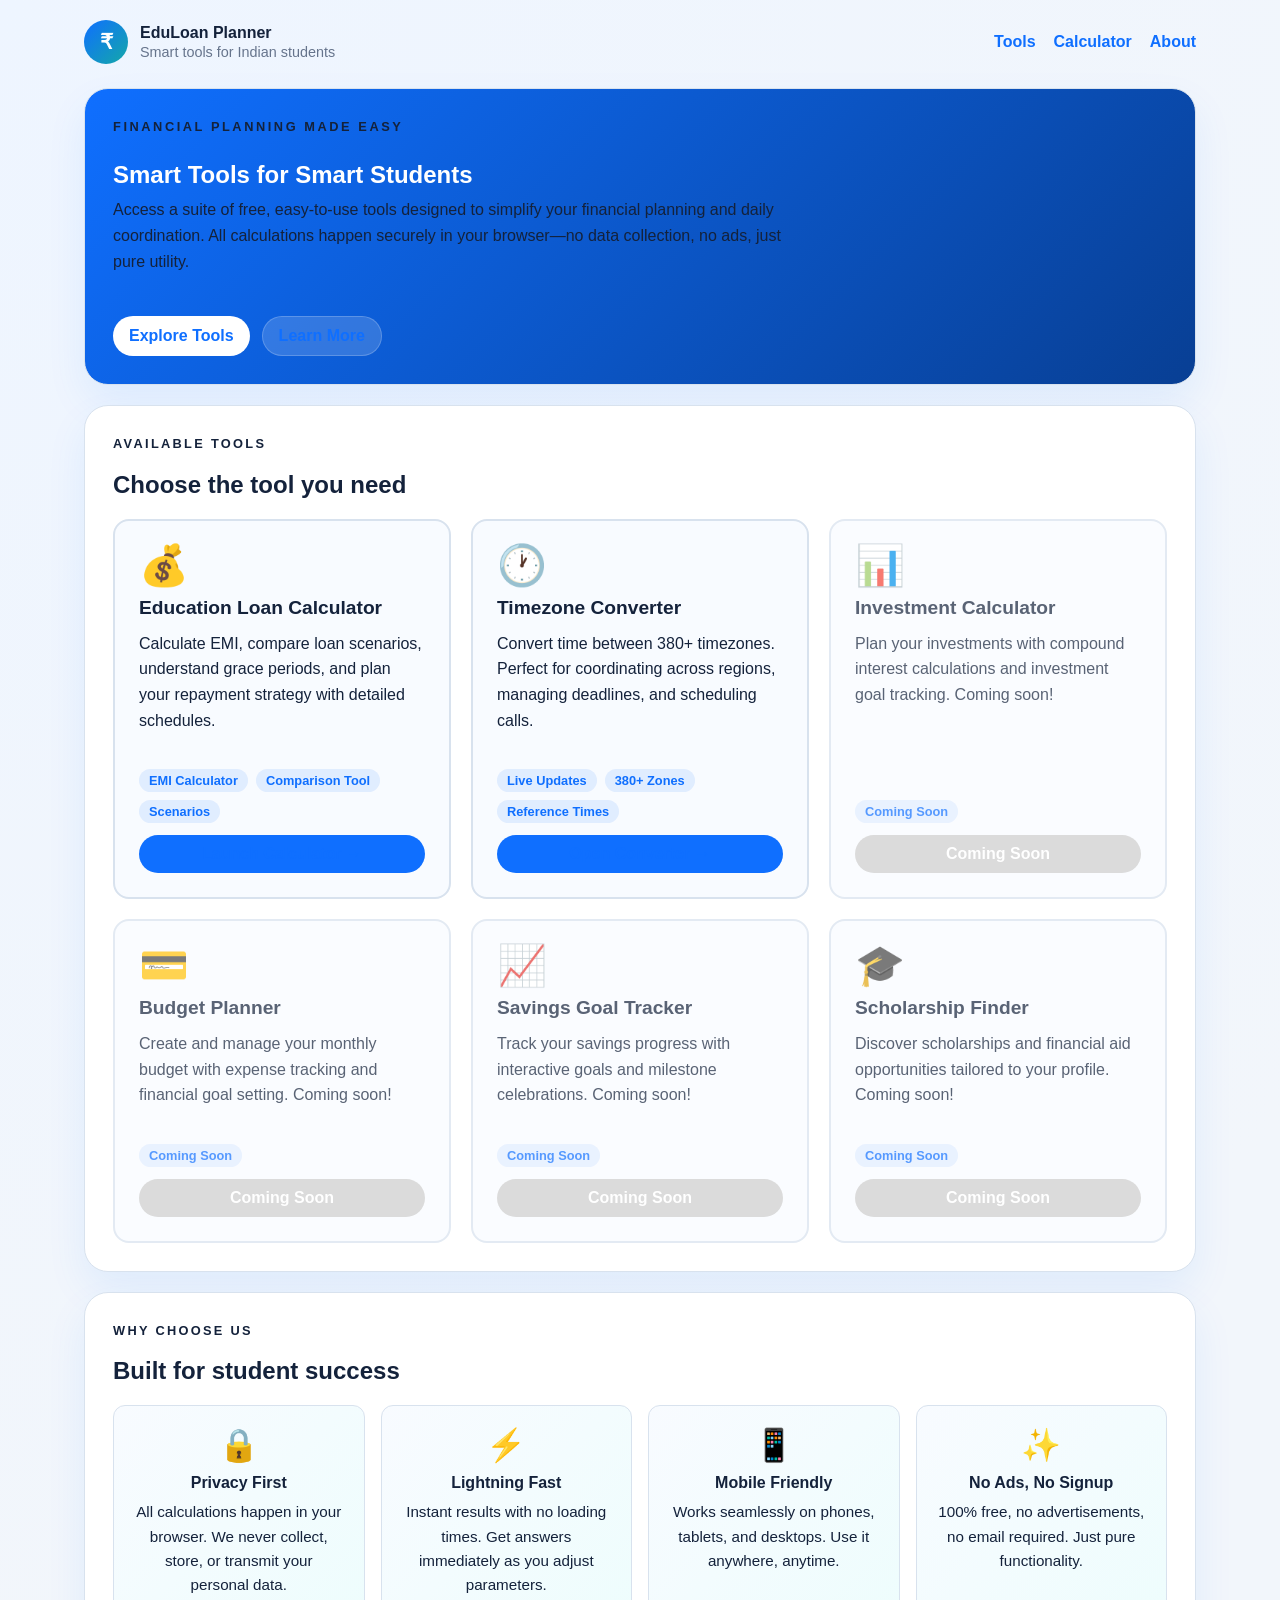
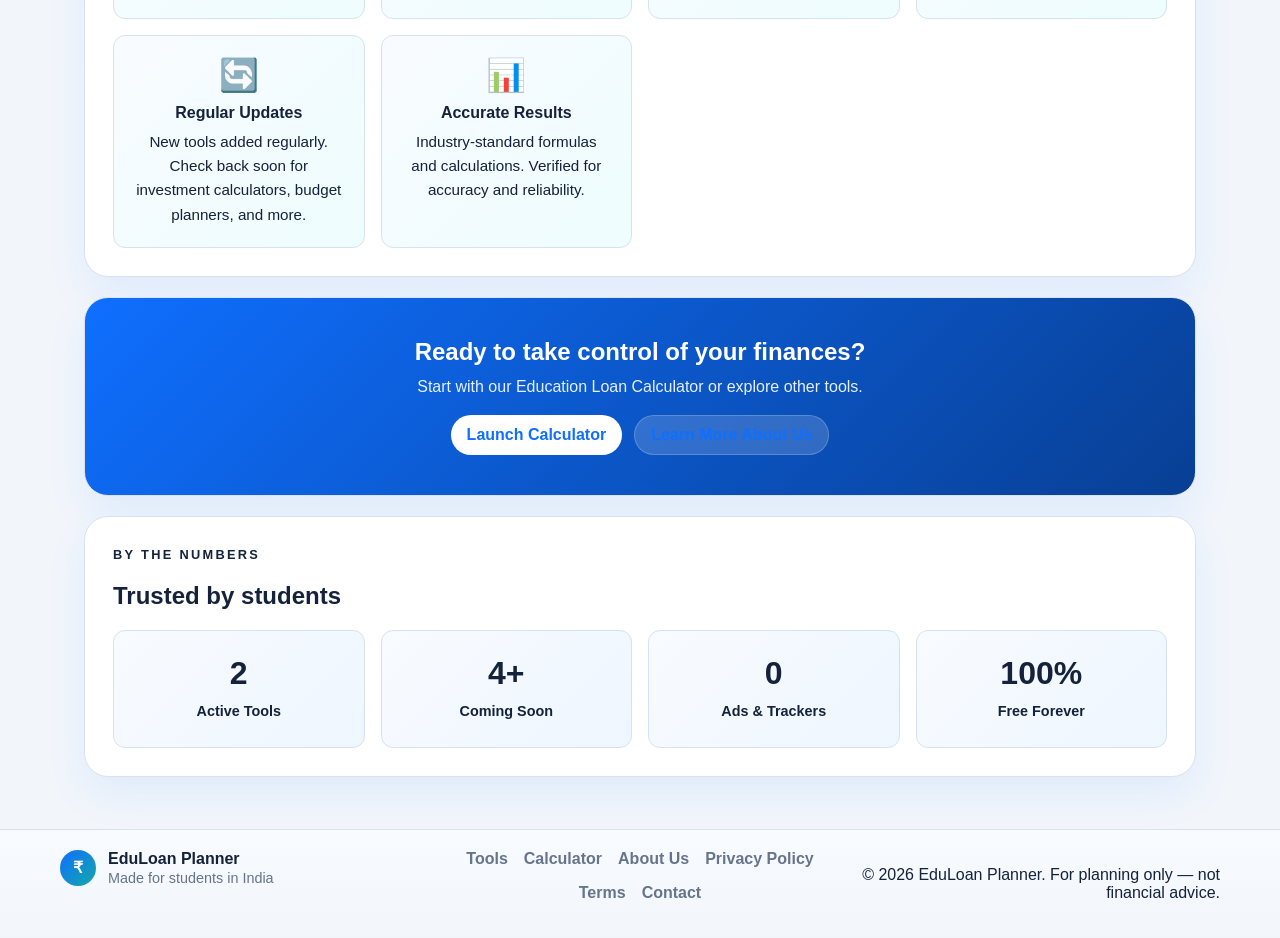
<file: index.html>
<!DOCTYPE html>
<html lang="en">
  <head>
    <meta charset="UTF-8" />
    <meta name="viewport" content="width=device-width, initial-scale=1.0" />
    <title>Smart Financial Tools | EduLoan Planner</title>
    <meta name="description" content="A collection of smart financial and utility tools designed for Indian students. Calculate education loans, convert timezones, and more." />
    <meta name="google-site-verification" content="9NoZDg2IGK6fxFpJTh0Nt341arVPFT_Xz06VqUZ4-30" />
    <meta name="keywords" content="financial tools, education loan, timezone converter, student tools, Indian student finance, education planning India, India" />
    <meta name="geo.region" content="IN" />
    <meta name="geo.placename" content="India" />
    <meta name="geo.position" content="20.5937;78.9629" />
    <meta name="author" content="EduLoan Planner" />
    <link rel="canonical" href="https://him001133.github.io/loan/" />
    <link rel="stylesheet" href="css/styles.css" />
  </head>
  <body>
    <header class="topbar">
      <div class="brand-block">
        <div class="brand-mark">₹</div>
        <div>
          <p class="brand-name">EduLoan Planner</p>
          <p class="brand-tag">Smart tools for Indian students</p>
        </div>
      </div>
      <nav class="nav">
        <ul class="nav-list">
          <li><a class="nav-link" href="#tools">Tools</a></li>
          <li><a class="nav-link" href="calculator.html">Calculator</a></li>
          <li><a class="nav-link" href="about.html">About</a></li>
        </ul>
      </nav>
    </header>

    <main class="page-shell">
      <section class="card hero-card">
        <div class="hero-content-single">
          <p class="eyebrow">Financial Planning Made Easy</p>
          <h1>Smart Tools for Smart Students</h1>
          <p class="hero-copy">
            Access a suite of free, easy-to-use tools designed to simplify your financial planning and daily coordination. 
            All calculations happen securely in your browser—no data collection, no ads, just pure utility.
          </p>
          <div class="hero-actions">
            <a class="button-link" href="#tools">Explore Tools</a>
            <a class="button-link secondary-link" href="#why">Learn More</a>
          </div>
        </div>
      </section>

      <section id="tools" class="card">
        <div class="section-heading">
          <p class="eyebrow">Available Tools</p>
          <h2>Choose the tool you need</h2>
        </div>
        <div class="tools-grid">
          <!-- Education Loan Calculator -->
          <article class="tool-card">
            <div class="tool-icon">💰</div>
            <h3>Education Loan Calculator</h3>
            <p>Calculate EMI, compare loan scenarios, understand grace periods, and plan your repayment strategy with detailed schedules.</p>
            <div class="tool-features">
              <span class="feature-tag">EMI Calculator</span>
              <span class="feature-tag">Comparison Tool</span>
              <span class="feature-tag">Scenarios</span>
            </div>
            <a href="calculator.html" class="tool-link">Launch Calculator →</a>
          </article>

          <!-- Timezone Converter -->
          <article class="tool-card">
            <div class="tool-icon">🕐</div>
            <h3>Timezone Converter</h3>
            <p>Convert time between 380+ timezones. Perfect for coordinating across regions, managing deadlines, and scheduling calls.</p>
            <div class="tool-features">
              <span class="feature-tag">Live Updates</span>
              <span class="feature-tag">380+ Zones</span>
              <span class="feature-tag">Reference Times</span>
            </div>
            <a href="timezone.html" class="tool-link">Open Converter →</a>
          </article>

          <!-- Placeholder for Future Tool 1 -->
          <article class="tool-card coming-soon">
            <div class="tool-icon">📊</div>
            <h3>Investment Calculator</h3>
            <p>Plan your investments with compound interest calculations and investment goal tracking. Coming soon!</p>
            <div class="tool-features">
              <span class="feature-tag">Coming Soon</span>
            </div>
            <button class="tool-link disabled">Coming Soon</button>
          </article>

          <!-- Placeholder for Future Tool 2 -->
          <article class="tool-card coming-soon">
            <div class="tool-icon">💳</div>
            <h3>Budget Planner</h3>
            <p>Create and manage your monthly budget with expense tracking and financial goal setting. Coming soon!</p>
            <div class="tool-features">
              <span class="feature-tag">Coming Soon</span>
            </div>
            <button class="tool-link disabled">Coming Soon</button>
          </article>

          <!-- Placeholder for Future Tool 3 -->
          <article class="tool-card coming-soon">
            <div class="tool-icon">📈</div>
            <h3>Savings Goal Tracker</h3>
            <p>Track your savings progress with interactive goals and milestone celebrations. Coming soon!</p>
            <div class="tool-features">
              <span class="feature-tag">Coming Soon</span>
            </div>
            <button class="tool-link disabled">Coming Soon</button>
          </article>

          <!-- Placeholder for Future Tool 4 -->
          <article class="tool-card coming-soon">
            <div class="tool-icon">🎓</div>
            <h3>Scholarship Finder</h3>
            <p>Discover scholarships and financial aid opportunities tailored to your profile. Coming soon!</p>
            <div class="tool-features">
              <span class="feature-tag">Coming Soon</span>
            </div>
            <button class="tool-link disabled">Coming Soon</button>
          </article>
        </div>
      </section>

      <section id="why" class="card">
        <div class="section-heading">
          <p class="eyebrow">Why Choose Us</p>
          <h2>Built for student success</h2>
        </div>
        <div class="benefits-grid">
          <article class="benefit-box">
            <div class="benefit-icon">🔒</div>
            <h3>Privacy First</h3>
            <p>All calculations happen in your browser. We never collect, store, or transmit your personal data.</p>
          </article>
          <article class="benefit-box">
            <div class="benefit-icon">⚡</div>
            <h3>Lightning Fast</h3>
            <p>Instant results with no loading times. Get answers immediately as you adjust parameters.</p>
          </article>
          <article class="benefit-box">
            <div class="benefit-icon">📱</div>
            <h3>Mobile Friendly</h3>
            <p>Works seamlessly on phones, tablets, and desktops. Use it anywhere, anytime.</p>
          </article>
          <article class="benefit-box">
            <div class="benefit-icon">✨</div>
            <h3>No Ads, No Signup</h3>
            <p>100% free, no advertisements, no email required. Just pure functionality.</p>
          </article>
          <article class="benefit-box">
            <div class="benefit-icon">🔄</div>
            <h3>Regular Updates</h3>
            <p>New tools added regularly. Check back soon for investment calculators, budget planners, and more.</p>
          </article>
          <article class="benefit-box">
            <div class="benefit-icon">📊</div>
            <h3>Accurate Results</h3>
            <p>Industry-standard formulas and calculations. Verified for accuracy and reliability.</p>
          </article>
        </div>
      </section>

      <section class="card cta-card">
        <div class="section-heading">
          <h2>Ready to take control of your finances?</h2>
          <p>Start with our Education Loan Calculator or explore other tools.</p>
        </div>
        <div class="cta-actions">
          <a href="calculator.html" class="button-link">Launch Calculator</a>
          <a href="about.html" class="button-link secondary-link">Learn More About Us</a>
        </div>
      </section>

      <section class="card stats-card">
        <div class="section-heading">
          <p class="eyebrow">By The Numbers</p>
          <h2>Trusted by students</h2>
        </div>
        <div class="stats-grid">
          <article class="stat-box">
            <strong class="stat-number">2</strong>
            <p class="stat-label">Active Tools</p>
          </article>
          <article class="stat-box">
            <strong class="stat-number">4+</strong>
            <p class="stat-label">Coming Soon</p>
          </article>
          <article class="stat-box">
            <strong class="stat-number">0</strong>
            <p class="stat-label">Ads & Trackers</p>
          </article>
          <article class="stat-box">
            <strong class="stat-number">100%</strong>
            <p class="stat-label">Free Forever</p>
          </article>
        </div>
      </section>
    </main>

    <footer class="site-footer">
      <div class="footer-grid">
        <div class="footer-brand">
          <div class="brand-mark small">₹</div>
          <div>
            <p class="brand-name">EduLoan Planner</p>
            <p class="brand-tag">Made for students in India</p>
          </div>
        </div>
        <div class="footer-links">
          <a href="#tools">Tools</a>
          <a href="calculator.html">Calculator</a>
          <a href="about.html">About Us</a>
          <a href="privacy.html">Privacy Policy</a>
          <a href="terms.html">Terms</a>
          <a href="contact.html">Contact</a>
        </div>
        <div class="footer-legal">
          <p>© 2026 EduLoan Planner. For planning only — not financial advice.</p>
        </div>
      </div>
    </footer>
  </body>
</html>
</file>
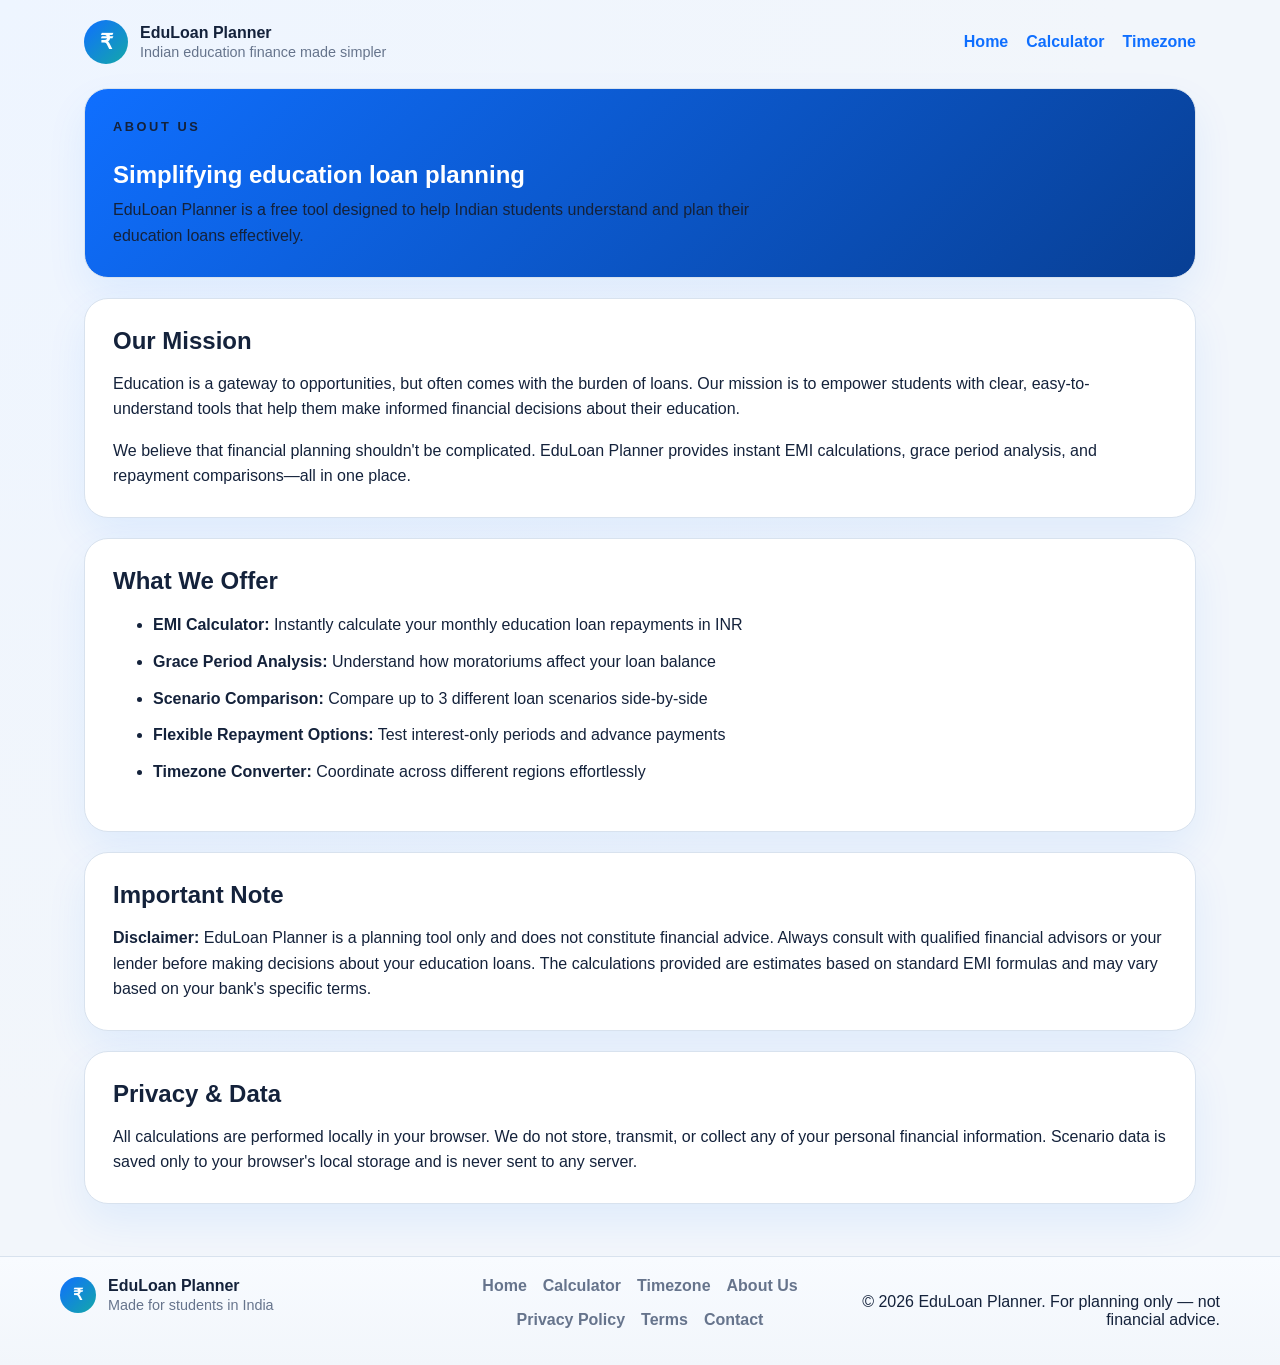
<file: about.html>
<!DOCTYPE html>
<html lang="en">
  <head>
    <meta charset="UTF-8" />
    <meta name="viewport" content="width=device-width, initial-scale=1.0" />
    <title>About Us | EduLoan Planner</title>
    <meta
      name="description"
      content="Learn about EduLoan Planner and our mission to simplify education loan planning for Indian students."
    />
    <meta name="google-site-verification" content="9NoZDg2IGK6fxFpJTh0Nt341arVPFT_Xz06VqUZ4-30" />
    <meta name="keywords" content="about EduLoan Planner, education loan planning, Indian student loans, education finance India, study loan guidance, India" />
    <meta name="geo.region" content="IN" />
    <meta name="geo.placename" content="India" />
    <meta name="geo.position" content="20.5937;78.9629" />
    <meta name="author" content="EduLoan Planner" />
    <link rel="canonical" href="https://him001133.github.io/loan/about.html" />
    <link rel="stylesheet" href="css/styles.css" />
  </head>
  <body>
    <header class="topbar">
      <div class="brand-block">
        <div class="brand-mark">₹</div>
        <div>
          <p class="brand-name">EduLoan Planner</p>
          <p class="brand-tag">Indian education finance made simpler</p>
        </div>
      </div>
      <nav class="nav">
        <ul class="nav-list">
          <li><a class="nav-link" href="index.html">Home</a></li>
          <li><a class="nav-link" href="calculator.html">Calculator</a></li>
          <li><a class="nav-link" href="timezone.html">Timezone</a></li>
        </ul>
      </nav>
    </header>

    <main class="page-shell">
      <section class="card hero-card">
        <div class="hero-content-single">
          <p class="eyebrow">About us</p>
          <h1>Simplifying education loan planning</h1>
          <p class="hero-copy">
            EduLoan Planner is a free tool designed to help Indian students understand and plan their education loans effectively.
          </p>
        </div>
      </section>

      <section class="card">
        <div class="section-heading">
          <h2>Our Mission</h2>
        </div>
        <p>
          Education is a gateway to opportunities, but often comes with the burden of loans. Our mission is to empower students 
          with clear, easy-to-understand tools that help them make informed financial decisions about their education.
        </p>
        <p>
          We believe that financial planning shouldn't be complicated. EduLoan Planner provides instant EMI calculations, 
          grace period analysis, and repayment comparisons—all in one place.
        </p>
      </section>

      <section class="card">
        <div class="section-heading">
          <h2>What We Offer</h2>
        </div>
        <ul style="line-height: 1.8;">
          <li><strong>EMI Calculator:</strong> Instantly calculate your monthly education loan repayments in INR</li>
          <li><strong>Grace Period Analysis:</strong> Understand how moratoriums affect your loan balance</li>
          <li><strong>Scenario Comparison:</strong> Compare up to 3 different loan scenarios side-by-side</li>
          <li><strong>Flexible Repayment Options:</strong> Test interest-only periods and advance payments</li>
          <li><strong>Timezone Converter:</strong> Coordinate across different regions effortlessly</li>
        </ul>
      </section>

      <section class="card">
        <div class="section-heading">
          <h2>Important Note</h2>
        </div>
        <p>
          <strong>Disclaimer:</strong> EduLoan Planner is a planning tool only and does not constitute financial advice. 
          Always consult with qualified financial advisors or your lender before making decisions about your education loans. 
          The calculations provided are estimates based on standard EMI formulas and may vary based on your bank's specific terms.
        </p>
      </section>

      <section class="card">
        <div class="section-heading">
          <h2>Privacy & Data</h2>
        </div>
        <p>
          All calculations are performed locally in your browser. We do not store, transmit, or collect any of your 
          personal financial information. Scenario data is saved only to your browser's local storage and is never sent to any server.
        </p>
      </section>
    </main>

    <footer class="site-footer">
      <div class="footer-grid">
        <div class="footer-brand">
          <div class="brand-mark small">₹</div>
          <div>
            <p class="brand-name">EduLoan Planner</p>
            <p class="brand-tag">Made for students in India</p>
          </div>
        </div>
        <div class="footer-links">
          <a href="index.html">Home</a>
          <a href="calculator.html">Calculator</a>
          <a href="timezone.html">Timezone</a>
          <a href="about.html">About Us</a>
          <a href="privacy.html">Privacy Policy</a>
          <a href="terms.html">Terms</a>
          <a href="contact.html">Contact</a>
        </div>
        <div class="footer-legal">
          <p>© 2026 EduLoan Planner. For planning only — not financial advice.</p>
        </div>
      </div>
    </footer>
  </body>
</html>
</file>
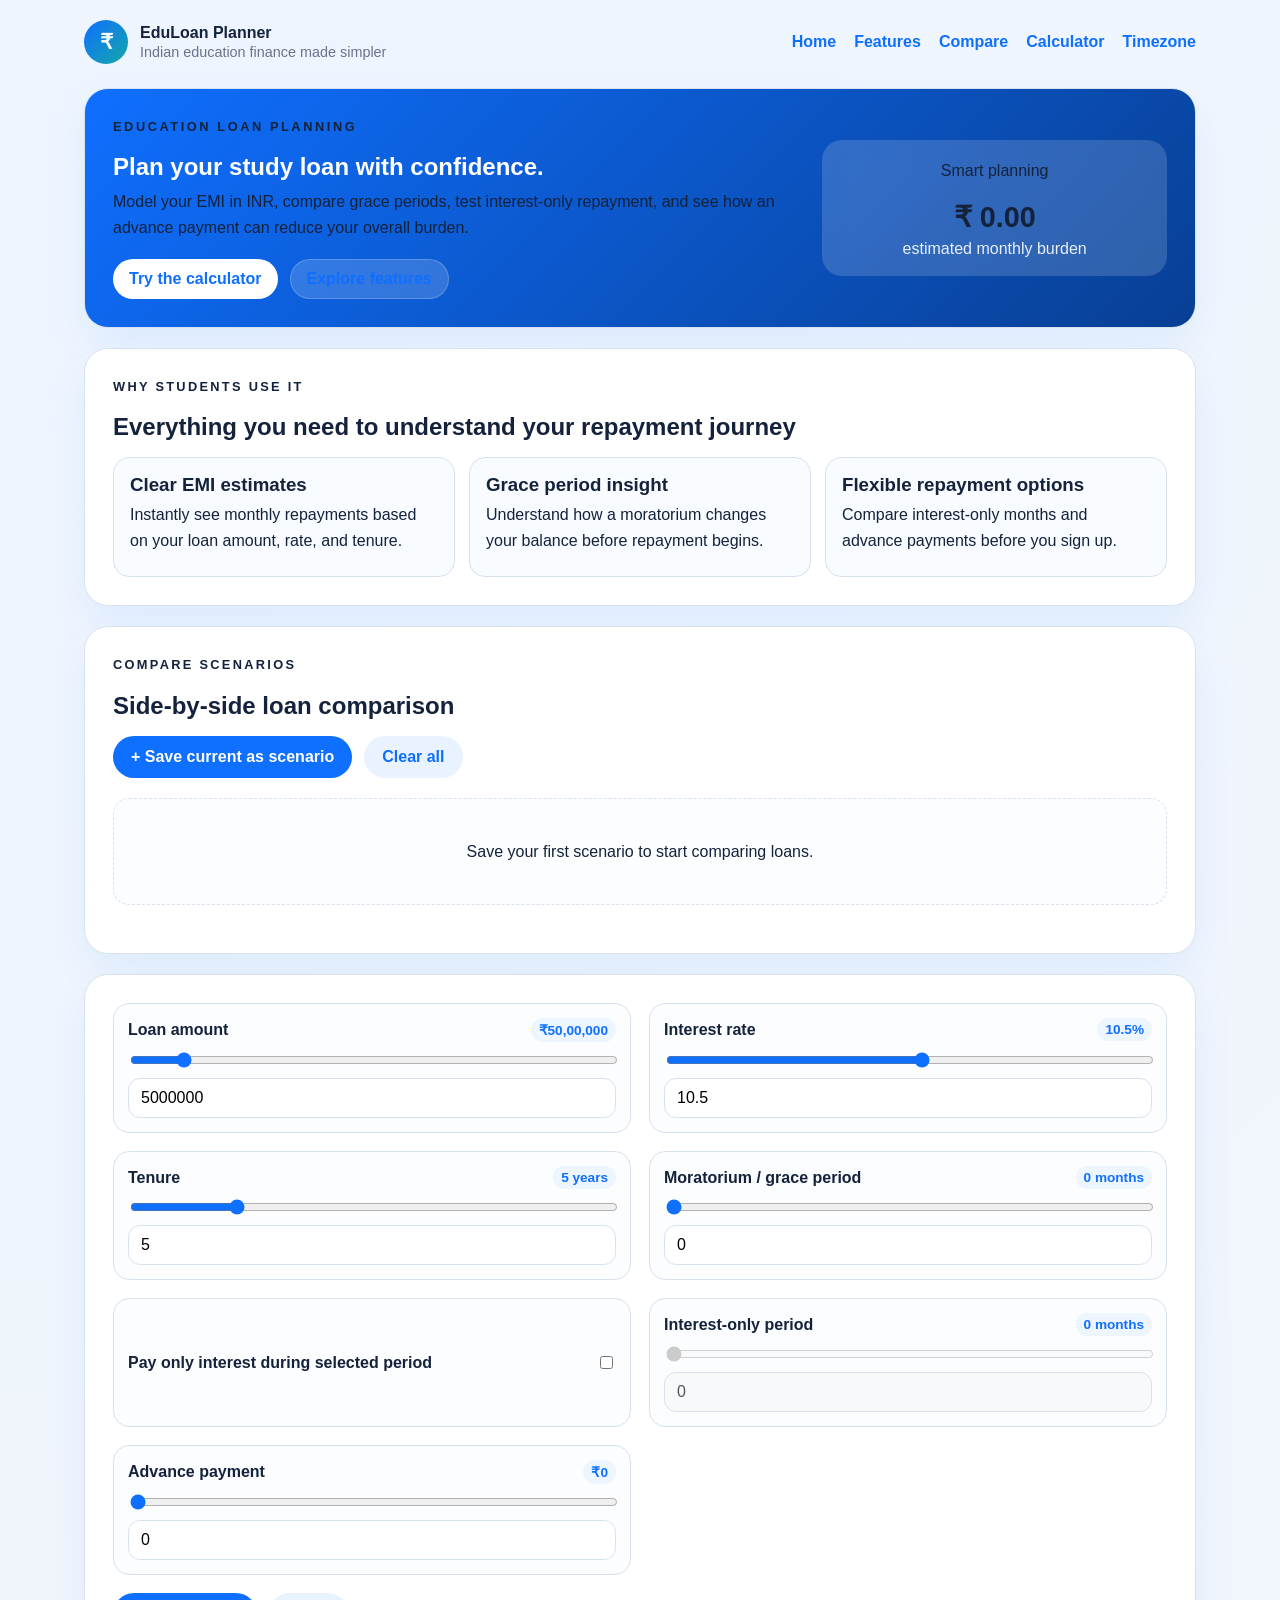
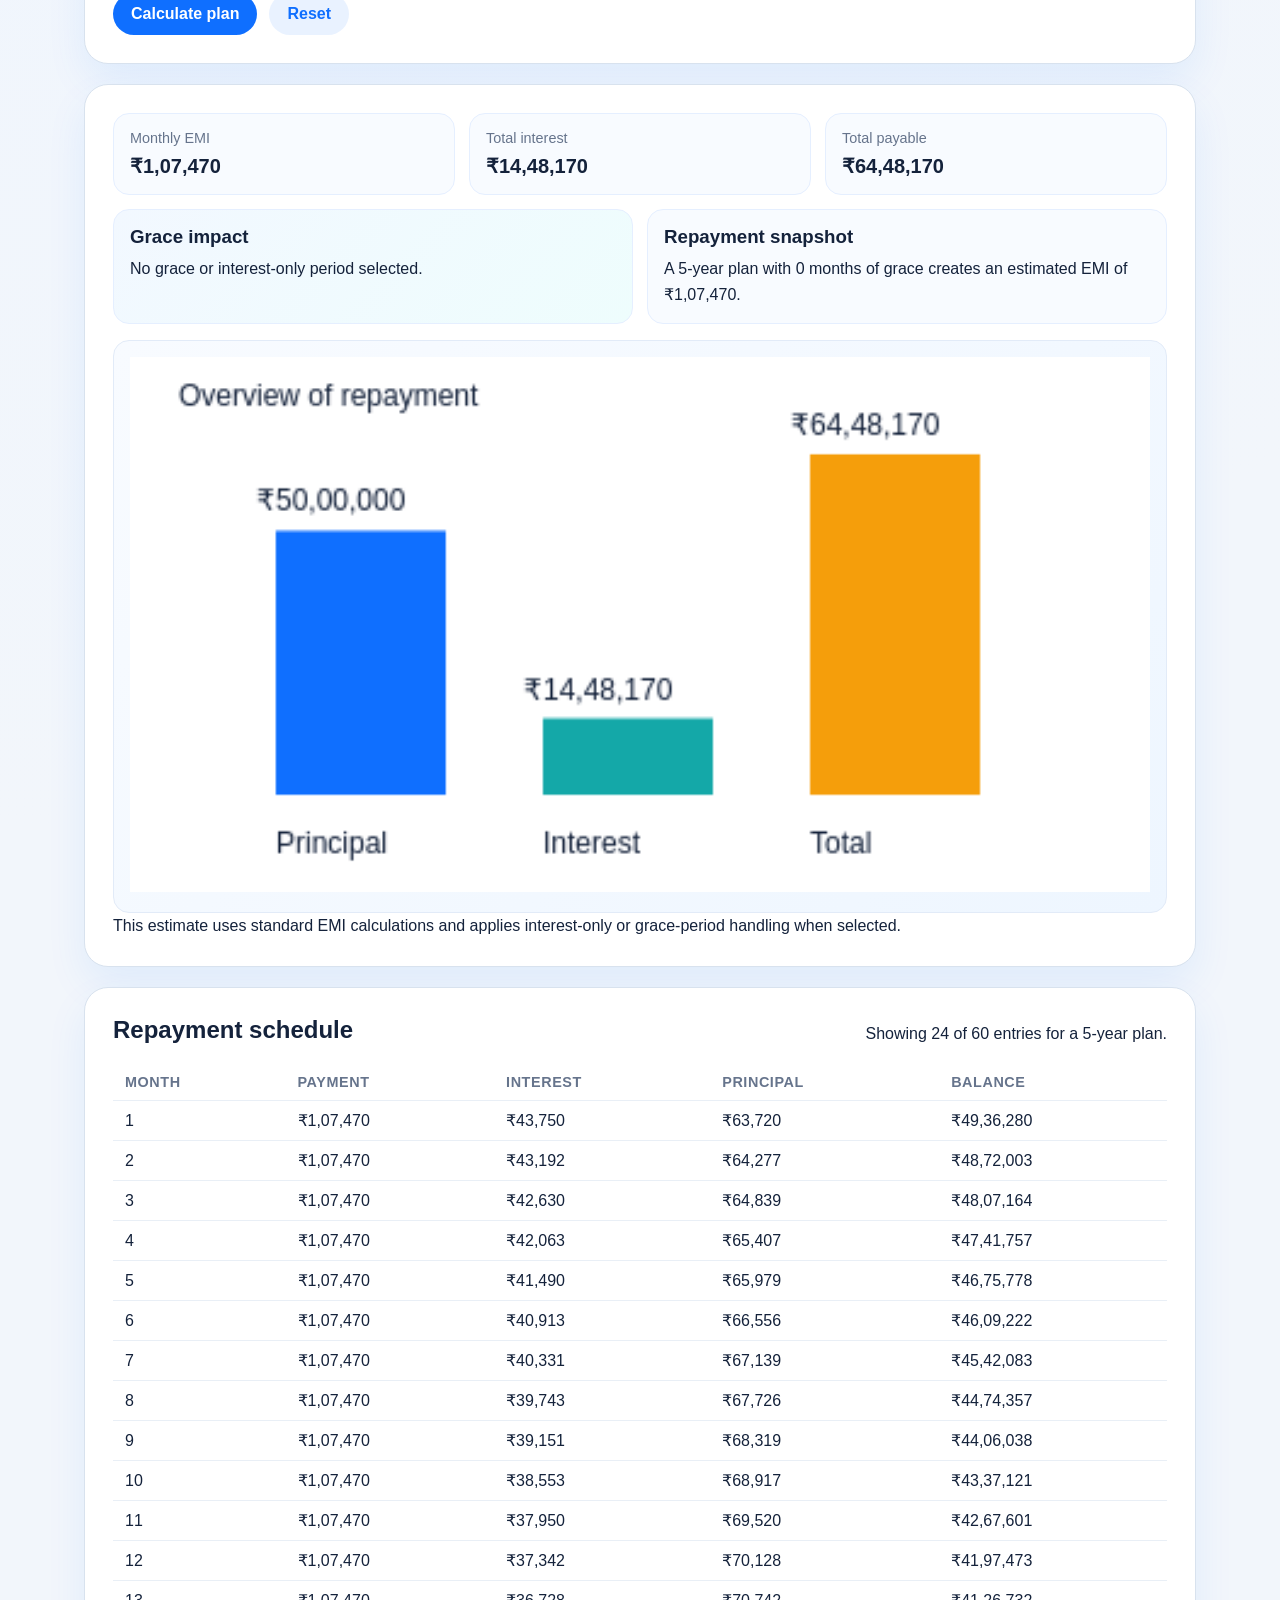
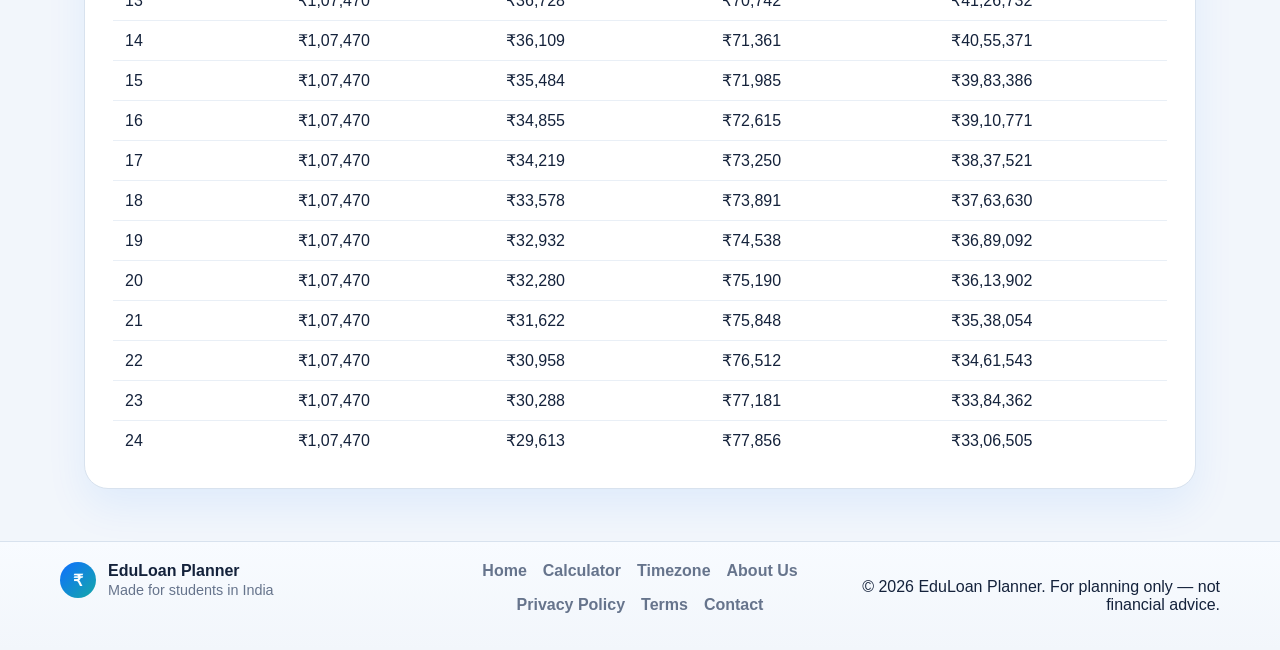
<file: calculator.html>
<!DOCTYPE html>
<html lang="en">
  <head>
    <meta charset="UTF-8" />
    <meta name="viewport" content="width=device-width, initial-scale=1.0" />
    <title>Education Loan Calculator | EduLoan Planner</title>
    <meta name="description" content="Estimate education loan EMI, grace period impact, and repayment schedule in Indian rupees." />
    <meta name="google-site-verification" content="9NoZDg2IGK6fxFpJTh0Nt341arVPFT_Xz06VqUZ4-30" />
    <meta name="keywords" content="education loan calculator, EMI calculator, loan comparison, Indian education finance, study loan planning, education loans India, India" />
    <meta name="geo.region" content="IN" />
    <meta name="geo.placename" content="India" />
    <meta name="geo.position" content="20.5937;78.9629" />
    <meta name="author" content="EduLoan Planner" />
    <link rel="canonical" href="https://him001133.github.io/loan/calculator.html" />
    <link rel="stylesheet" href="css/styles.css" />
  </head>
  <body>
    <header class="topbar">
      <div class="brand-block">
        <div class="brand-mark">₹</div>
        <div>
          <p class="brand-name">EduLoan Planner</p>
          <p class="brand-tag">Indian education finance made simpler</p>
        </div>
      </div>
      <nav class="nav">
        <ul class="nav-list">
          <li><a class="nav-link" href="index.html">Home</a></li>
          <li><a class="nav-link" href="#features">Features</a></li>
          <li><a class="nav-link" href="#comparison">Compare</a></li>
          <li><a class="nav-link" href="#calculator">Calculator</a></li>
          <li><a class="nav-link" href="timezone.html">Timezone</a></li>
        </ul>
      </nav>
    </header>

    <main class="page-shell">
      <section class="card hero-card">
        <div class="hero-content">
          <div>
            <p class="eyebrow">Education loan planning</p>
            <h1>Plan your study loan with confidence.</h1>
            <p class="hero-copy">
              Model your EMI in INR, compare grace periods, test interest-only repayment, and see how an advance payment can reduce your overall burden.
            </p>
            <div class="hero-actions">
              <a class="button-link" href="#calculator">Try the calculator</a>
              <a class="button-link secondary-link" href="#features">Explore features</a>
            </div>
          </div>
          <div class="hero-badge">
            <p>Smart planning</p>
            <strong>₹ 0.00</strong>
            <span>estimated monthly burden</span>
          </div>
        </div>
      </section>

      <section id="features" class="card feature-card">
        <div class="section-heading">
          <p class="eyebrow">Why students use it</p>
          <h2>Everything you need to understand your repayment journey</h2>
        </div>
        <div class="feature-grid">
          <article class="feature-box">
            <h3>Clear EMI estimates</h3>
            <p>Instantly see monthly repayments based on your loan amount, rate, and tenure.</p>
          </article>
          <article class="feature-box">
            <h3>Grace period insight</h3>
            <p>Understand how a moratorium changes your balance before repayment begins.</p>
          </article>
          <article class="feature-box">
            <h3>Flexible repayment options</h3>
            <p>Compare interest-only months and advance payments before you sign up.</p>
          </article>
        </div>
      </section>



      <section id="comparison" class="card comparison-card">
        <div class="section-heading">
          <p class="eyebrow">Compare scenarios</p>
          <h2>Side-by-side loan comparison</h2>
        </div>
        <div class="comparison-controls">
          <button type="button" id="save-scenario-btn" class="primary-btn">+ Save current as scenario</button>
          <button type="button" id="clear-scenarios-btn" class="secondary-btn">Clear all</button>
        </div>
        <div id="scenarios-container" class="scenarios-container">
          <div class="empty-state">
            <p>Save your first scenario to start comparing loans.</p>
          </div>
        </div>
        <div id="comparison-table" class="comparison-table-wrap" style="display: none;">
          <table class="comparison-table">
            <thead>
              <tr>
                <th>Metric</th>
                <th id="scenario-1-header">Scenario 1</th>
                <th id="scenario-2-header">Scenario 2</th>
                <th id="scenario-3-header">Scenario 3</th>
              </tr>
            </thead>
            <tbody id="comparison-body"></tbody>
          </table>
        </div>
      </section>

      <section id="calculator" class="card calculator-card">
        <form id="loan-form" novalidate>
          <div class="control-grid">
            <div class="field-group">
              <label for="loan-amount">
                Loan amount
                <span class="value-pill" id="loan-amount-value">₹50,00,000</span>
              </label>
              <input id="loan-amount-range" type="range" min="100000" max="50000000" step="100000" value="5000000" />
              <input id="loan-amount" name="loanAmount" type="number" min="100000" step="100000" value="5000000" required />
            </div>

            <div class="field-group">
              <label for="interest-rate">
                Interest rate
                <span class="value-pill" id="interest-rate-value">10.5%</span>
              </label>
              <input id="interest-rate-range" type="range" min="0" max="20" step="0.1" value="10.5" />
              <input id="interest-rate" name="interestRate" type="number" min="0" max="20" step="0.1" value="10.5" required />
            </div>

            <div class="field-group">
              <label for="tenure-years">
                Tenure
                <span class="value-pill" id="tenure-years-value">5 years</span>
              </label>
              <input id="tenure-years-range" type="range" min="1" max="20" step="1" value="5" />
              <input id="tenure-years" name="tenureYears" type="number" min="1" max="20" step="1" value="5" required />
            </div>

            <div class="field-group">
              <label for="grace-months">
                Moratorium / grace period
                <span class="value-pill" id="grace-months-value">0 months</span>
              </label>
              <input id="grace-months-range" type="range" min="0" max="24" step="1" value="0" />
              <input id="grace-months" name="graceMonths" type="number" min="0" max="24" step="1" value="0" required />
            </div>

            <div class="field-group checkbox-field">
              <label for="interest-only-toggle">
                <span>Pay only interest during selected period</span>
                <input id="interest-only-toggle" name="interestOnly" type="checkbox" />
              </label>
            </div>

            <div class="field-group">
              <label for="interest-only-months">
                Interest-only period
                <span class="value-pill" id="interest-only-months-value">0 months</span>
              </label>
              <input id="interest-only-months-range" type="range" min="0" max="24" step="1" value="0" />
              <input id="interest-only-months" name="interestOnlyMonths" type="number" min="0" max="24" step="1" value="0" required />
            </div>

            <div class="field-group">
              <label for="advance-payment">
                Advance payment
                <span class="value-pill" id="advance-payment-value">₹0</span>
              </label>
              <input id="advance-payment-range" type="range" min="0" max="50000000" step="10000" value="0" />
              <input id="advance-payment" name="advancePayment" type="number" min="0" max="50000000" step="10000" value="0" />
            </div>
          </div>

          <div class="actions">
            <button type="submit">Calculate plan</button>
            <button type="button" id="reset-btn" class="secondary-btn">Reset</button>
          </div>
        </form>
      </section>

      <section class="card results-card" aria-live="polite">
        <div class="results-grid">
          <article class="result-box">
            <span class="result-label">Monthly EMI</span>
            <strong id="emi-value">₹0</strong>
          </article>
          <article class="result-box">
            <span class="result-label">Total interest</span>
            <strong id="interest-value">₹0</strong>
          </article>
          <article class="result-box">
            <span class="result-label">Total payable</span>
            <strong id="payable-value">₹0</strong>
          </article>
        </div>

        <div class="insight-grid">
          <article class="insight-card accent-card">
            <h3>Grace impact</h3>
            <p id="grace-summary">No grace period selected.</p>
          </article>
          <article class="insight-card">
            <h3>Repayment snapshot</h3>
            <p id="snapshot-summary">Your plan will be displayed here.</p>
          </article>
        </div>

        <div class="chart-wrap">
          <canvas id="summary-chart" width="420" height="220"></canvas>
        </div>
        <p class="note">This estimate uses standard EMI calculations and applies interest-only or grace-period handling when selected.</p>
      </section>

      <section class="card schedule-card">
        <div class="schedule-head">
          <h2>Repayment schedule</h2>
          <p id="schedule-caption">A monthly repayment plan will appear here.</p>
        </div>
        <div class="table-wrap">
          <table>
            <thead>
              <tr>
                <th>Month</th>
                <th>Payment</th>
                <th>Interest</th>
                <th>Principal</th>
                <th>Balance</th>
              </tr>
            </thead>
            <tbody id="schedule-body"></tbody>
          </table>
        </div>
      </section>
    </main>
    <footer class="site-footer">
      <div class="footer-grid">
        <div class="footer-brand">
          <div class="brand-mark small">₹</div>
          <div>
            <p class="brand-name">EduLoan Planner</p>
            <p class="brand-tag">Made for students in India</p>
          </div>
        </div>
        <div class="footer-links">
          <a href="index.html">Home</a>
          <a href="calculator.html">Calculator</a>
          <a href="timezone.html">Timezone</a>
          <a href="about.html">About Us</a>
          <a href="privacy.html">Privacy Policy</a>
          <a href="terms.html">Terms</a>
          <a href="contact.html">Contact</a>
        </div>
        <div class="footer-legal">
          <p>© 2026 EduLoan Planner. For planning only — not financial advice.</p>
        </div>
      </div>
    </footer>

    <script src="js/script.js"></script>
  </body>
</html>
</file>
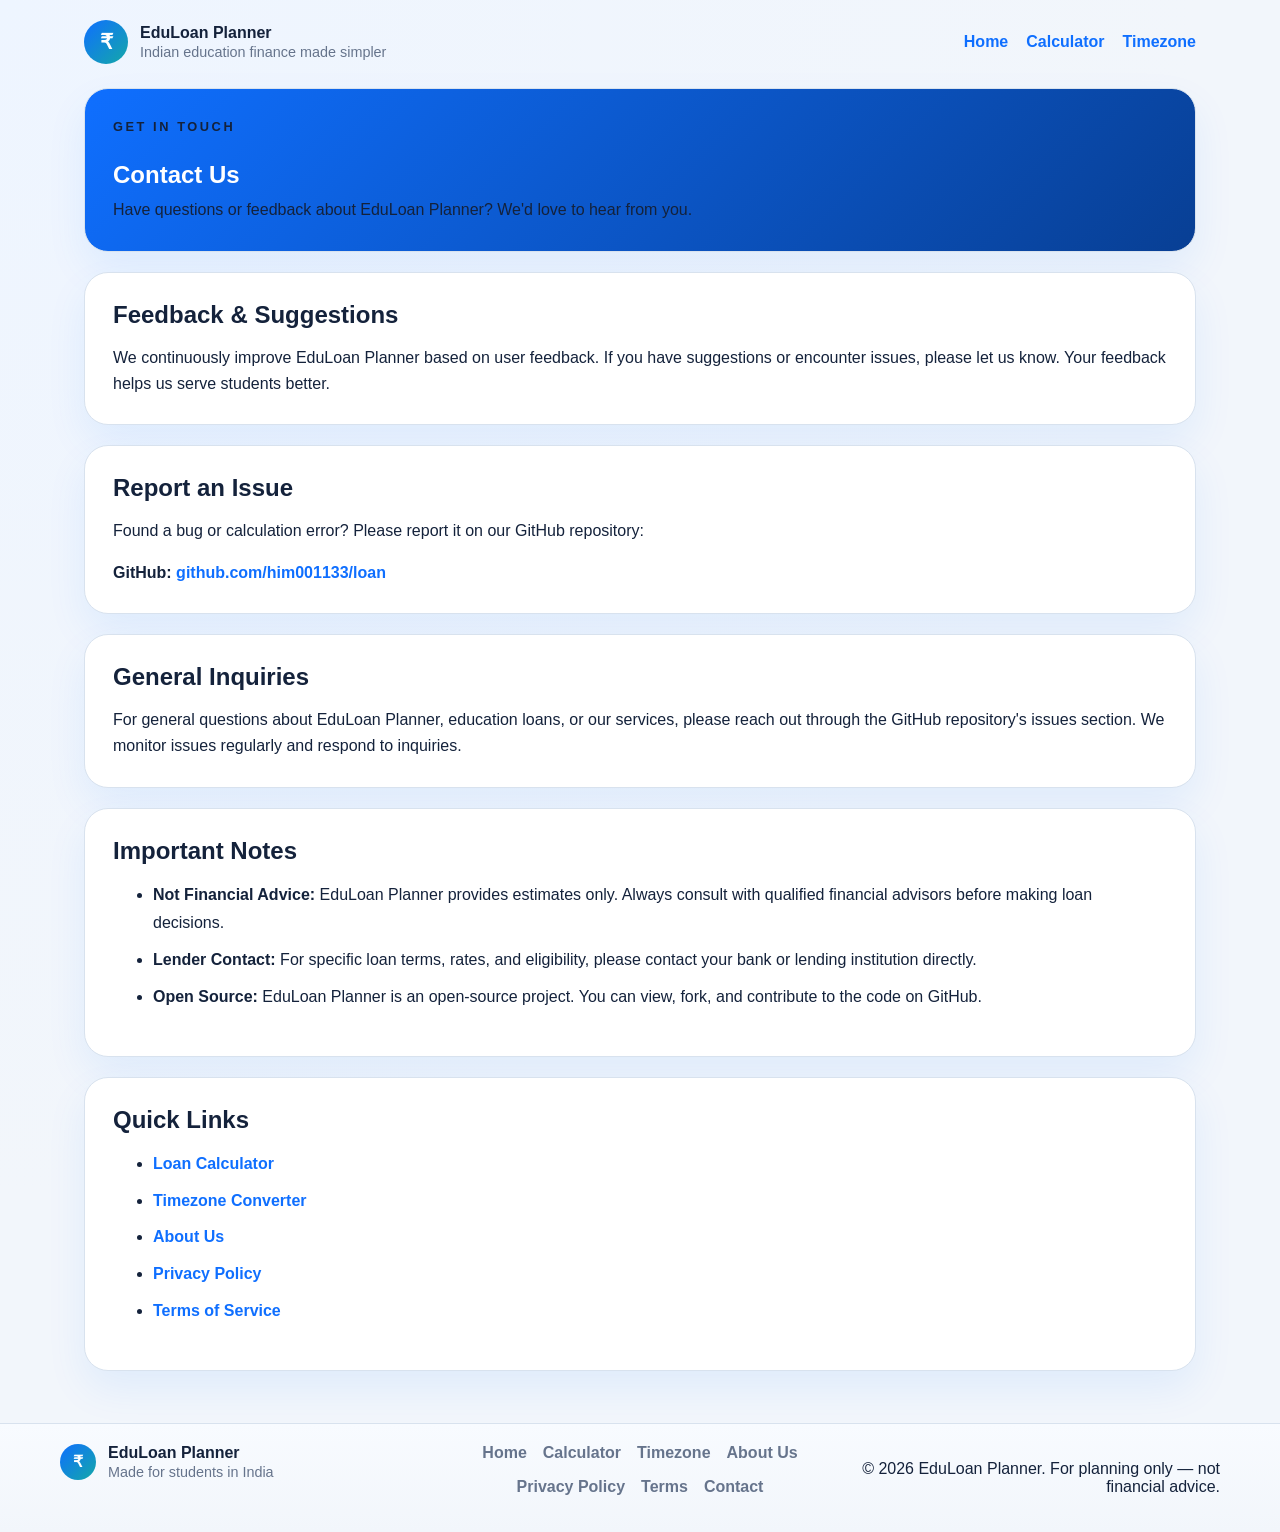
<file: contact.html>
<!DOCTYPE html>
<html lang="en">
  <head>
    <meta charset="UTF-8" />
    <meta name="viewport" content="width=device-width, initial-scale=1.0" />
    <title>Contact Us | EduLoan Planner</title>
    <meta name="description" content="Get in touch with EduLoan Planner" />
    <meta name="google-site-verification" content="9NoZDg2IGK6fxFpJTh0Nt341arVPFT_Xz06VqUZ4-30" />
    <meta name="keywords" content="contact EduLoan Planner, education loan support, student finance help, feedback, India" />
    <meta name="geo.region" content="IN" />
    <meta name="geo.placename" content="India" />
    <meta name="geo.position" content="20.5937;78.9629" />
    <meta name="author" content="EduLoan Planner" />
    <link rel="canonical" href="https://him001133.github.io/loan/contact.html" />
    <link rel="stylesheet" href="css/styles.css" />
  </head>
  <body>
    <header class="topbar">
      <div class="brand-block">
        <div class="brand-mark">₹</div>
        <div>
          <p class="brand-name">EduLoan Planner</p>
          <p class="brand-tag">Indian education finance made simpler</p>
        </div>
      </div>
      <nav class="nav">
        <ul class="nav-list">
          <li><a class="nav-link" href="index.html">Home</a></li>
          <li><a class="nav-link" href="calculator.html">Calculator</a></li>
          <li><a class="nav-link" href="timezone.html">Timezone</a></li>
        </ul>
      </nav>
    </header>

    <main class="page-shell">
      <section class="card hero-card">
        <div class="hero-content-single">
          <p class="eyebrow">Get in touch</p>
          <h1>Contact Us</h1>
          <p class="hero-copy">
            Have questions or feedback about EduLoan Planner? We'd love to hear from you.
          </p>
        </div>
      </section>

      <section class="card">
        <div class="section-heading">
          <h2>Feedback & Suggestions</h2>
        </div>
        <p>
          We continuously improve EduLoan Planner based on user feedback. If you have suggestions or encounter issues, 
          please let us know. Your feedback helps us serve students better.
        </p>
      </section>

      <section class="card">
        <div class="section-heading">
          <h2>Report an Issue</h2>
        </div>
        <p>
          Found a bug or calculation error? Please report it on our GitHub repository:
        </p>
        <p>
          <strong>GitHub:</strong> <a href="https://github.com/him001133/loan" target="_blank" style="color: var(--primary); text-decoration: none; font-weight: 700;">github.com/him001133/loan</a>
        </p>
      </section>

      <section class="card">
        <div class="section-heading">
          <h2>General Inquiries</h2>
        </div>
        <p>
          For general questions about EduLoan Planner, education loans, or our services, please reach out through 
          the GitHub repository's issues section. We monitor issues regularly and respond to inquiries.
        </p>
      </section>

      <section class="card">
        <div class="section-heading">
          <h2>Important Notes</h2>
        </div>
        <ul>
          <li>
            <strong>Not Financial Advice:</strong> EduLoan Planner provides estimates only. Always consult with qualified 
            financial advisors before making loan decisions.
          </li>
          <li>
            <strong>Lender Contact:</strong> For specific loan terms, rates, and eligibility, please contact your bank 
            or lending institution directly.
          </li>
          <li>
            <strong>Open Source:</strong> EduLoan Planner is an open-source project. You can view, fork, and contribute 
            to the code on GitHub.
          </li>
        </ul>
      </section>

      <section class="card">
        <div class="section-heading">
          <h2>Quick Links</h2>
        </div>
        <ul>
          <li><a href="index.html">Loan Calculator</a></li>
          <li><a href="timezone.html">Timezone Converter</a></li>
          <li><a href="about.html">About Us</a></li>
          <li><a href="privacy.html">Privacy Policy</a></li>
          <li><a href="terms.html">Terms of Service</a></li>
        </ul>
      </section>
    </main>

    <footer class="site-footer">
      <div class="footer-grid">
        <div class="footer-brand">
          <div class="brand-mark small">₹</div>
          <div>
            <p class="brand-name">EduLoan Planner</p>
            <p class="brand-tag">Made for students in India</p>
          </div>
        </div>
        <div class="footer-links">
          <a href="index.html">Home</a>
          <a href="calculator.html">Calculator</a>
          <a href="timezone.html">Timezone</a>
          <a href="about.html">About Us</a>
          <a href="privacy.html">Privacy Policy</a>
          <a href="terms.html">Terms</a>
          <a href="contact.html">Contact</a>
        </div>
        <div class="footer-legal">
          <p>© 2026 EduLoan Planner. For planning only — not financial advice.</p>
        </div>
      </div>
    </footer>
  </body>
</html>
</file>
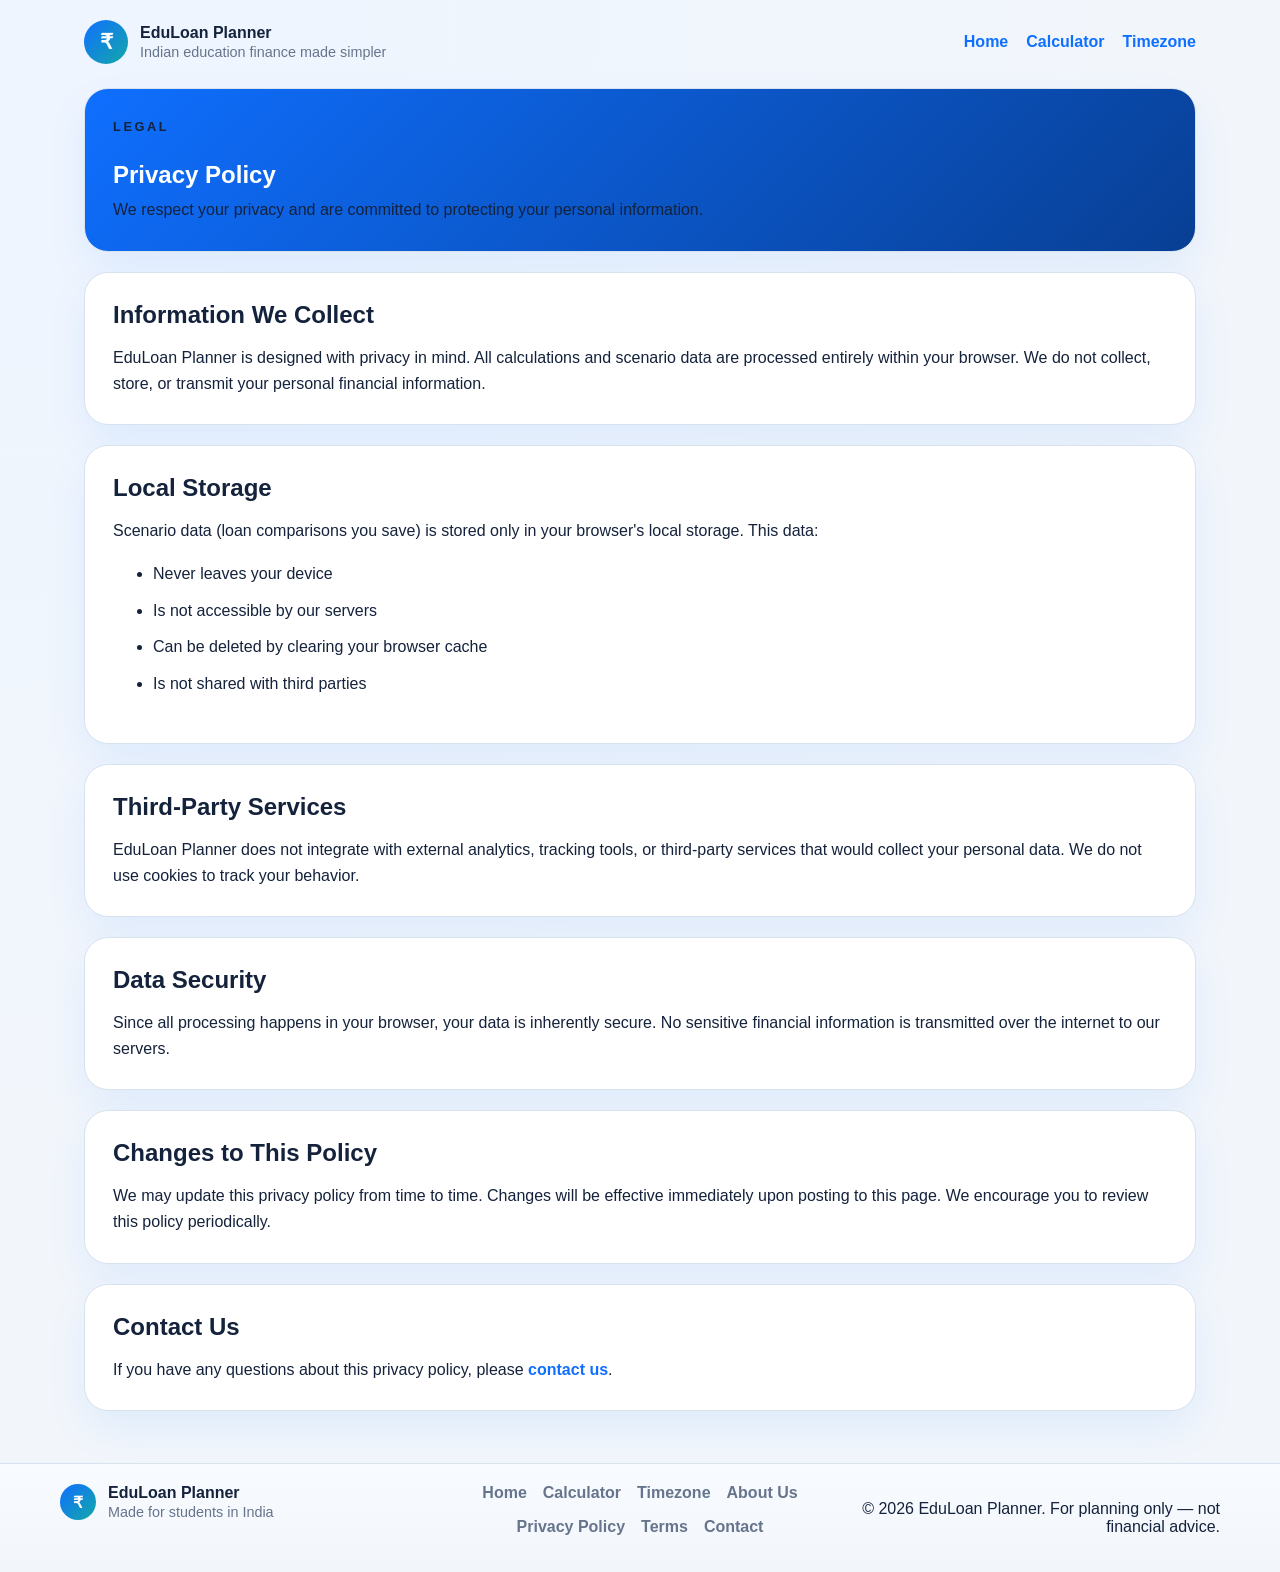
<file: privacy.html>
<!DOCTYPE html>
<html lang="en">
  <head>
    <meta charset="UTF-8" />
    <meta name="viewport" content="width=device-width, initial-scale=1.0" />
    <title>Privacy Policy | EduLoan Planner</title>
    <meta name="description" content="Privacy Policy for EduLoan Planner" />
    <meta name="google-site-verification" content="9NoZDg2IGK6fxFpJTh0Nt341arVPFT_Xz06VqUZ4-30" />
    <meta name="keywords" content="privacy policy, data protection, EduLoan Planner privacy, India" />
    <meta name="geo.region" content="IN" />
    <meta name="geo.placename" content="India" />
    <meta name="geo.position" content="20.5937;78.9629" />
    <meta name="author" content="EduLoan Planner" />
    <link rel="canonical" href="https://him001133.github.io/loan/privacy.html" />
    <link rel="stylesheet" href="css/styles.css" />
  </head>
  <body>
    <header class="topbar">
      <div class="brand-block">
        <div class="brand-mark">₹</div>
        <div>
          <p class="brand-name">EduLoan Planner</p>
          <p class="brand-tag">Indian education finance made simpler</p>
        </div>
      </div>
      <nav class="nav">
        <ul class="nav-list">
          <li><a class="nav-link" href="index.html">Home</a></li>
          <li><a class="nav-link" href="calculator.html">Calculator</a></li>
          <li><a class="nav-link" href="timezone.html">Timezone</a></li>
        </ul>
      </nav>
    </header>

    <main class="page-shell">
      <section class="card hero-card">
        <div class="hero-content-single">
          <p class="eyebrow">Legal</p>
          <h1>Privacy Policy</h1>
          <p class="hero-copy">
            We respect your privacy and are committed to protecting your personal information.
          </p>
        </div>
      </section>

      <section class="card">
        <div class="section-heading">
          <h2>Information We Collect</h2>
        </div>
        <p>
          EduLoan Planner is designed with privacy in mind. All calculations and scenario data are processed 
          entirely within your browser. We do not collect, store, or transmit your personal financial information.
        </p>
      </section>

      <section class="card">
        <div class="section-heading">
          <h2>Local Storage</h2>
        </div>
        <p>
          Scenario data (loan comparisons you save) is stored only in your browser's local storage. This data:
        </p>
        <ul>
          <li>Never leaves your device</li>
          <li>Is not accessible by our servers</li>
          <li>Can be deleted by clearing your browser cache</li>
          <li>Is not shared with third parties</li>
        </ul>
      </section>

      <section class="card">
        <div class="section-heading">
          <h2>Third-Party Services</h2>
        </div>
        <p>
          EduLoan Planner does not integrate with external analytics, tracking tools, or third-party services 
          that would collect your personal data. We do not use cookies to track your behavior.
        </p>
      </section>

      <section class="card">
        <div class="section-heading">
          <h2>Data Security</h2>
        </div>
        <p>
          Since all processing happens in your browser, your data is inherently secure. No sensitive financial 
          information is transmitted over the internet to our servers.
        </p>
      </section>

      <section class="card">
        <div class="section-heading">
          <h2>Changes to This Policy</h2>
        </div>
        <p>
          We may update this privacy policy from time to time. Changes will be effective immediately upon posting 
          to this page. We encourage you to review this policy periodically.
        </p>
      </section>

      <section class="card">
        <div class="section-heading">
          <h2>Contact Us</h2>
        </div>
        <p>
          If you have any questions about this privacy policy, please <a href="contact.html">contact us</a>.
        </p>
      </section>
    </main>

    <footer class="site-footer">
      <div class="footer-grid">
        <div class="footer-brand">
          <div class="brand-mark small">₹</div>
          <div>
            <p class="brand-name">EduLoan Planner</p>
            <p class="brand-tag">Made for students in India</p>
          </div>
        </div>
        <div class="footer-links">
          <a href="index.html">Home</a>
          <a href="calculator.html">Calculator</a>
          <a href="timezone.html">Timezone</a>
          <a href="about.html">About Us</a>
          <a href="privacy.html">Privacy Policy</a>
          <a href="terms.html">Terms</a>
          <a href="contact.html">Contact</a>
        </div>
        <div class="footer-legal">
          <p>© 2026 EduLoan Planner. For planning only — not financial advice.</p>
        </div>
      </div>
    </footer>
  </body>
</html>
</file>
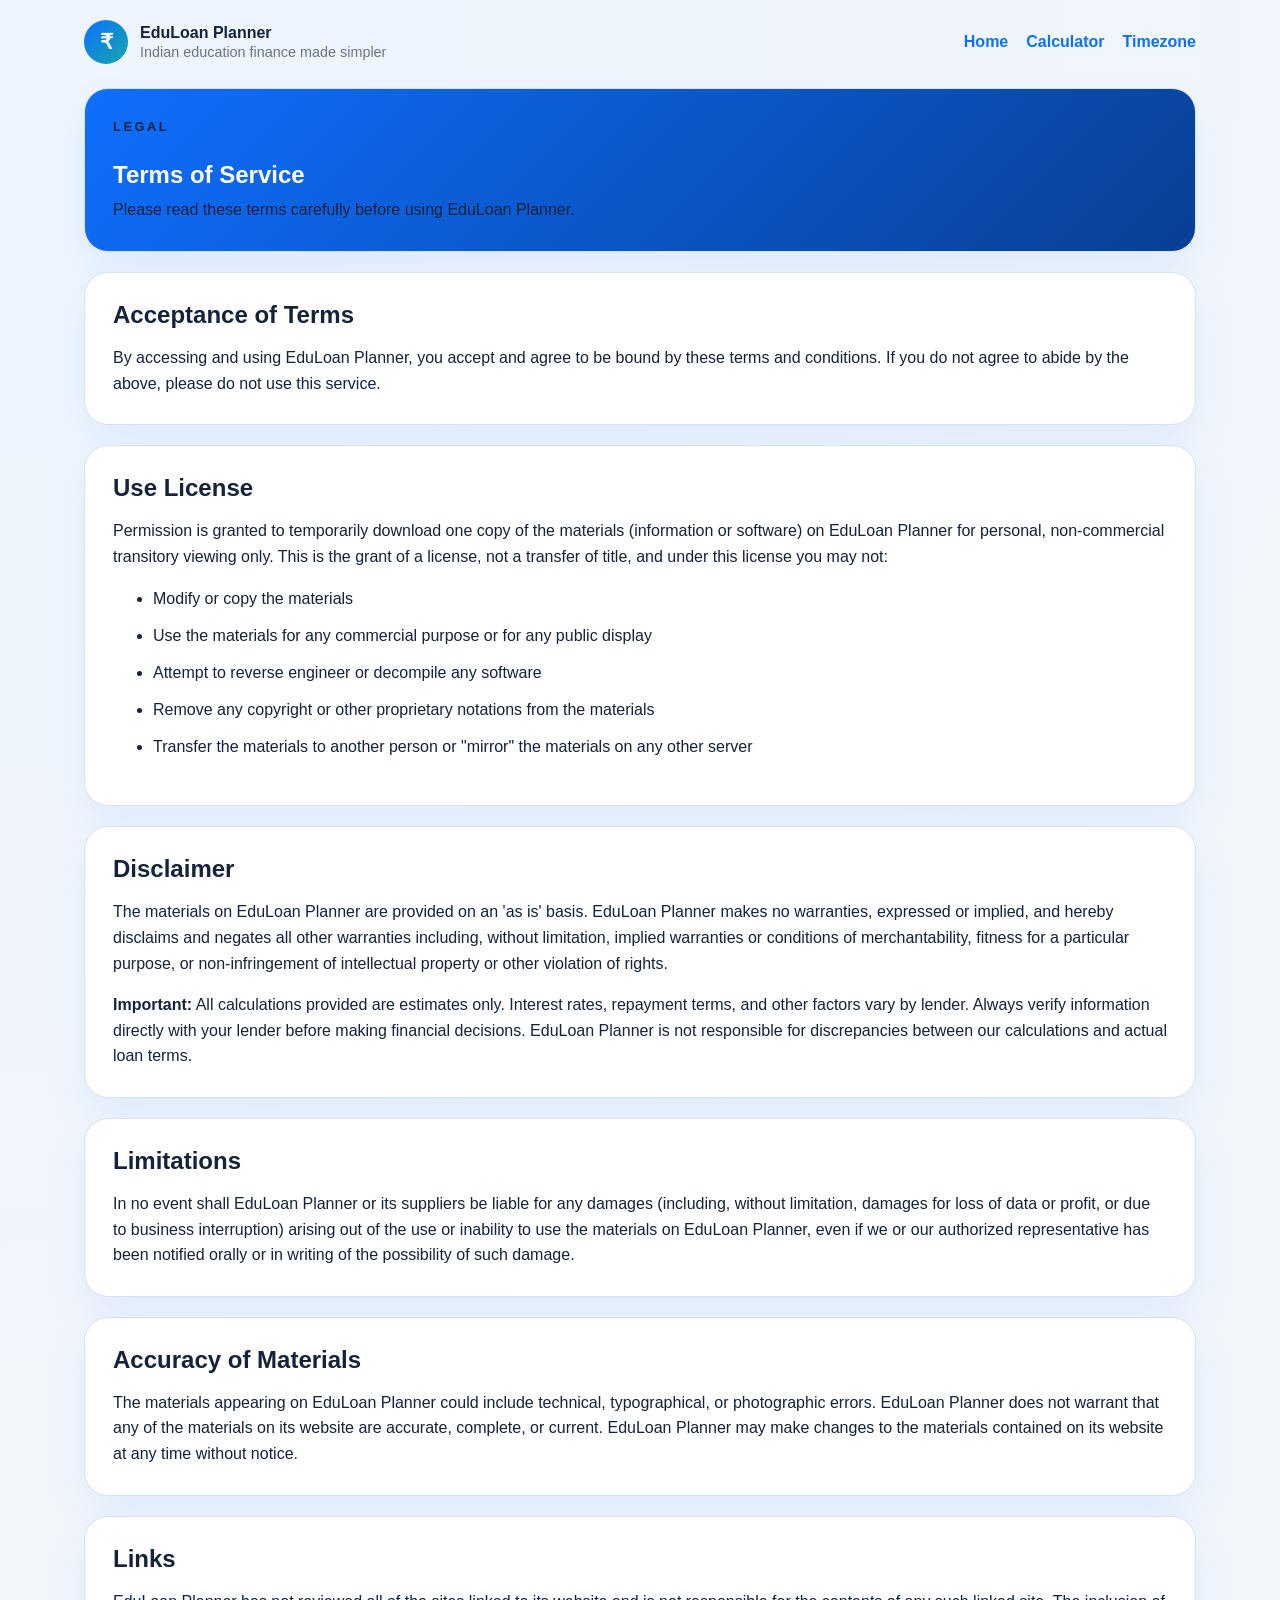
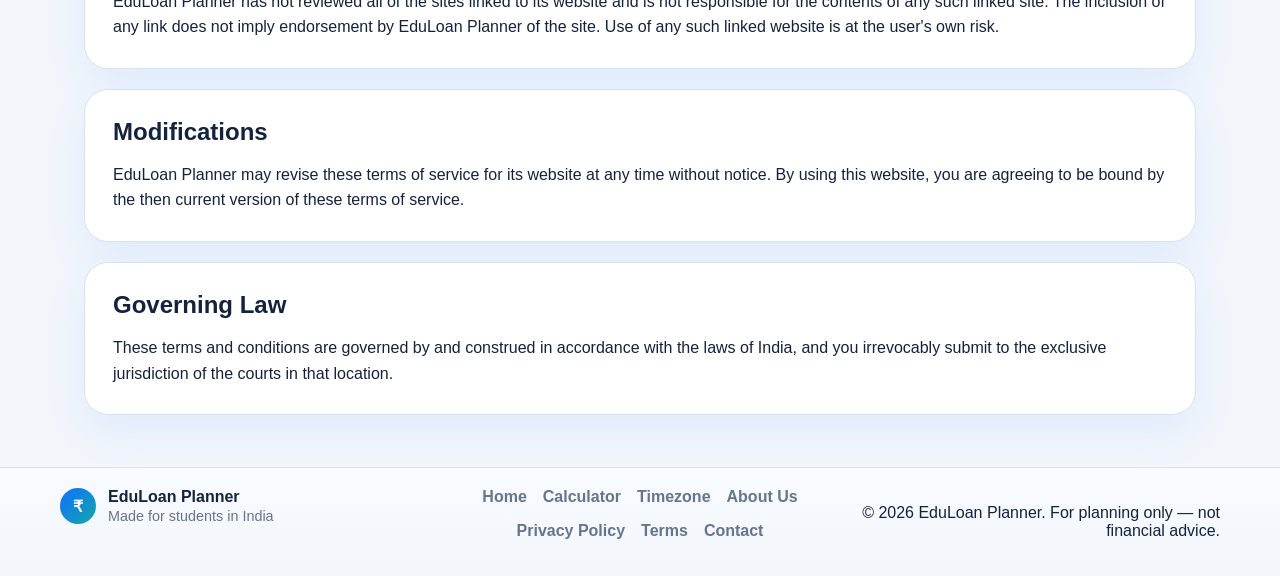
<file: terms.html>
<!DOCTYPE html>
<html lang="en">
  <head>
    <meta charset="UTF-8" />
    <meta name="viewport" content="width=device-width, initial-scale=1.0" />
    <title>Terms of Service | EduLoan Planner</title>
    <meta name="description" content="Terms of Service for EduLoan Planner" />
    <meta name="google-site-verification" content="9NoZDg2IGK6fxFpJTh0Nt341arVPFT_Xz06VqUZ4-30" />
    <meta name="keywords" content="terms of service, legal terms, EduLoan Planner terms, India" />
    <meta name="geo.region" content="IN" />
    <meta name="geo.placename" content="India" />
    <meta name="geo.position" content="20.5937;78.9629" />
    <meta name="author" content="EduLoan Planner" />
    <link rel="canonical" href="https://him001133.github.io/loan/terms.html" />
    <link rel="stylesheet" href="css/styles.css" />
  </head>
  <body>
    <header class="topbar">
      <div class="brand-block">
        <div class="brand-mark">₹</div>
        <div>
          <p class="brand-name">EduLoan Planner</p>
          <p class="brand-tag">Indian education finance made simpler</p>
        </div>
      </div>
      <nav class="nav">
        <ul class="nav-list">
          <li><a class="nav-link" href="index.html">Home</a></li>
          <li><a class="nav-link" href="calculator.html">Calculator</a></li>
          <li><a class="nav-link" href="timezone.html">Timezone</a></li>
        </ul>
      </nav>
    </header>

    <main class="page-shell">
      <section class="card hero-card">
        <div class="hero-content-single">
          <p class="eyebrow">Legal</p>
          <h1>Terms of Service</h1>
          <p class="hero-copy">
            Please read these terms carefully before using EduLoan Planner.
          </p>
        </div>
      </section>

      <section class="card">
        <div class="section-heading">
          <h2>Acceptance of Terms</h2>
        </div>
        <p>
          By accessing and using EduLoan Planner, you accept and agree to be bound by these terms and conditions. 
          If you do not agree to abide by the above, please do not use this service.
        </p>
      </section>

      <section class="card">
        <div class="section-heading">
          <h2>Use License</h2>
        </div>
        <p>
          Permission is granted to temporarily download one copy of the materials (information or software) on 
          EduLoan Planner for personal, non-commercial transitory viewing only. This is the grant of a license, 
          not a transfer of title, and under this license you may not:
        </p>
        <ul>
          <li>Modify or copy the materials</li>
          <li>Use the materials for any commercial purpose or for any public display</li>
          <li>Attempt to reverse engineer or decompile any software</li>
          <li>Remove any copyright or other proprietary notations from the materials</li>
          <li>Transfer the materials to another person or "mirror" the materials on any other server</li>
        </ul>
      </section>

      <section class="card">
        <div class="section-heading">
          <h2>Disclaimer</h2>
        </div>
        <p>
          The materials on EduLoan Planner are provided on an 'as is' basis. EduLoan Planner makes no warranties, 
          expressed or implied, and hereby disclaims and negates all other warranties including, without limitation, 
          implied warranties or conditions of merchantability, fitness for a particular purpose, or non-infringement 
          of intellectual property or other violation of rights.
        </p>
        <p>
          <strong>Important:</strong> All calculations provided are estimates only. Interest rates, repayment terms, 
          and other factors vary by lender. Always verify information directly with your lender before making 
          financial decisions. EduLoan Planner is not responsible for discrepancies between our calculations and 
          actual loan terms.
        </p>
      </section>

      <section class="card">
        <div class="section-heading">
          <h2>Limitations</h2>
        </div>
        <p>
          In no event shall EduLoan Planner or its suppliers be liable for any damages (including, without limitation, 
          damages for loss of data or profit, or due to business interruption) arising out of the use or inability to 
          use the materials on EduLoan Planner, even if we or our authorized representative has been notified orally 
          or in writing of the possibility of such damage.
        </p>
      </section>

      <section class="card">
        <div class="section-heading">
          <h2>Accuracy of Materials</h2>
        </div>
        <p>
          The materials appearing on EduLoan Planner could include technical, typographical, or photographic errors. 
          EduLoan Planner does not warrant that any of the materials on its website are accurate, complete, or current. 
          EduLoan Planner may make changes to the materials contained on its website at any time without notice.
        </p>
      </section>

      <section class="card">
        <div class="section-heading">
          <h2>Links</h2>
        </div>
        <p>
          EduLoan Planner has not reviewed all of the sites linked to its website and is not responsible for the 
          contents of any such linked site. The inclusion of any link does not imply endorsement by EduLoan Planner 
          of the site. Use of any such linked website is at the user's own risk.
        </p>
      </section>

      <section class="card">
        <div class="section-heading">
          <h2>Modifications</h2>
        </div>
        <p>
          EduLoan Planner may revise these terms of service for its website at any time without notice. By using this 
          website, you are agreeing to be bound by the then current version of these terms of service.
        </p>
      </section>

      <section class="card">
        <div class="section-heading">
          <h2>Governing Law</h2>
        </div>
        <p>
          These terms and conditions are governed by and construed in accordance with the laws of India, and you 
          irrevocably submit to the exclusive jurisdiction of the courts in that location.
        </p>
      </section>
    </main>

    <footer class="site-footer">
      <div class="footer-grid">
        <div class="footer-brand">
          <div class="brand-mark small">₹</div>
          <div>
            <p class="brand-name">EduLoan Planner</p>
            <p class="brand-tag">Made for students in India</p>
          </div>
        </div>
        <div class="footer-links">
          <a href="index.html">Home</a>
          <a href="calculator.html">Calculator</a>
          <a href="timezone.html">Timezone</a>
          <a href="about.html">About Us</a>
          <a href="privacy.html">Privacy Policy</a>
          <a href="terms.html">Terms</a>
          <a href="contact.html">Contact</a>
        </div>
        <div class="footer-legal">
          <p>© 2026 EduLoan Planner. For planning only — not financial advice.</p>
        </div>
      </div>
    </footer>
  </body>
</html>
</file>
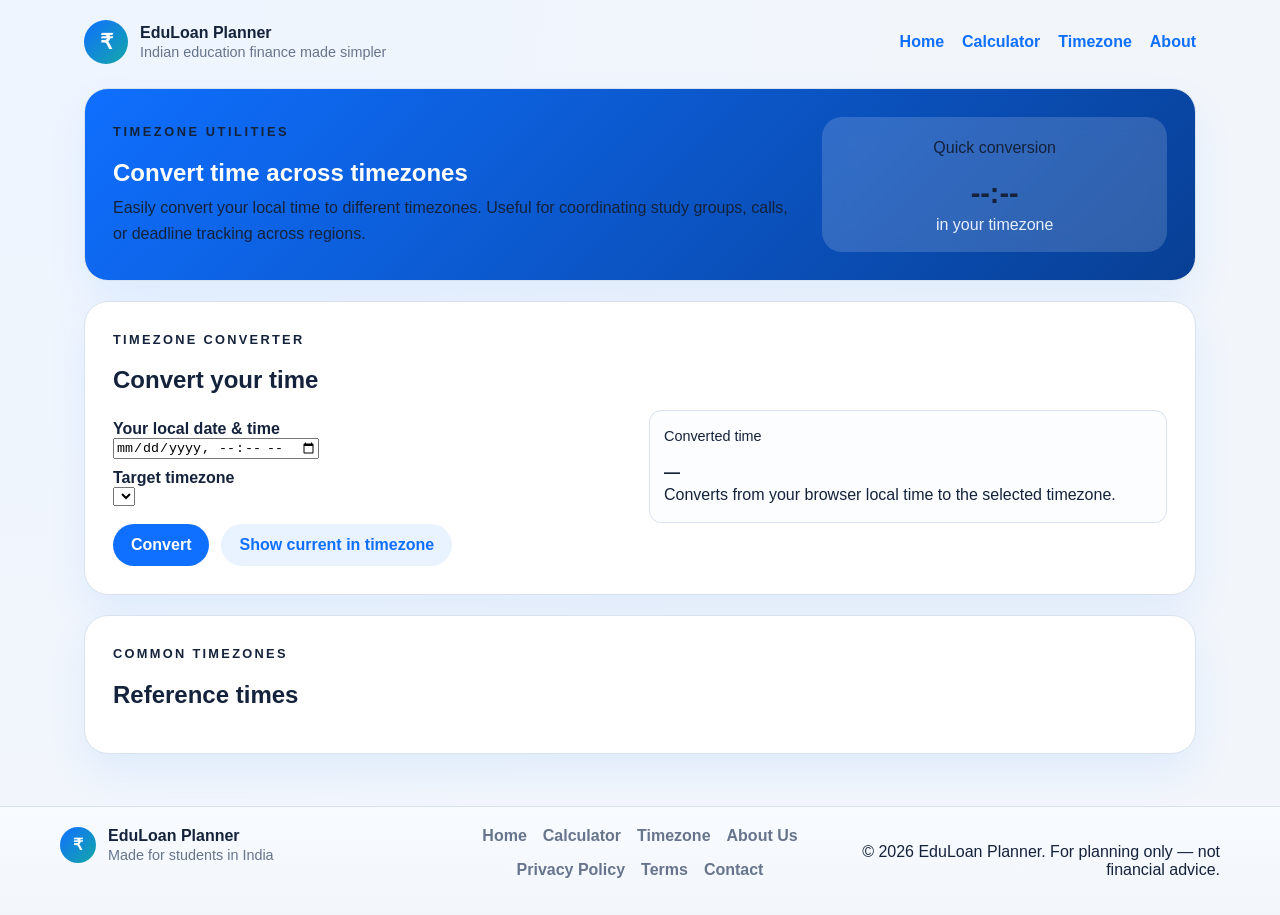
<file: timezone.html>
<!DOCTYPE html>
<html lang="en">
  <head>
    <meta charset="UTF-8" />
    <meta name="viewport" content="width=device-width, initial-scale=1.0" />
    <title>Timezone Calculator | EduLoan Planner</title>
    <meta
      name="description"
      content="Convert time between different timezones. Useful for coordinating across regions."
    />
    <meta name="google-site-verification" content="9NoZDg2IGK6fxFpJTh0Nt341arVPFT_Xz06VqUZ4-30" />
    <meta name="keywords" content="timezone converter, time zone calculator, world time, global time tools, India" />
    <meta name="geo.region" content="IN" />
    <meta name="geo.placename" content="India" />
    <meta name="geo.position" content="20.5937;78.9629" />
    <meta name="author" content="EduLoan Planner" />
    <link rel="canonical" href="https://him001133.github.io/loan/timezone.html" />
    <link rel="stylesheet" href="css/styles.css" />
  </head>
  <body>
    <header class="topbar">
      <div class="brand-block">
        <div class="brand-mark">₹</div>
        <div>
          <p class="brand-name">EduLoan Planner</p>
          <p class="brand-tag">Indian education finance made simpler</p>
        </div>
      </div>
      <nav class="nav">
        <ul class="nav-list">
          <li><a class="nav-link" href="index.html">Home</a></li>
          <li><a class="nav-link" href="calculator.html">Calculator</a></li>
          <li><a class="nav-link" href="timezone.html">Timezone</a></li>
          <li><a class="nav-link" href="about.html">About</a></li>
        </ul>
      </nav>
    </header>

    <main class="page-shell">
      <section class="card hero-card">
        <div class="hero-content">
          <div>
            <p class="eyebrow">Timezone utilities</p>
            <h1>Convert time across timezones</h1>
            <p class="hero-copy">
              Easily convert your local time to different timezones. Useful for coordinating study groups, calls, or deadline tracking across regions.
            </p>
          </div>
          <div class="hero-badge">
            <p>Quick conversion</p>
            <strong id="current-time">--:--</strong>
            <span>in your timezone</span>
          </div>
        </div>
      </section>

      <section class="card timezone-card">
        <div class="section-heading">
          <p class="eyebrow">Timezone converter</p>
          <h2>Convert your time</h2>
        </div>
        <div class="timezone-grid">
          <div class="timezone-controls">
            <label for="tz-datetime">Your local date & time</label>
            <input id="tz-datetime" type="datetime-local" />

            <label for="tz-target">Target timezone</label>
            <select id="tz-target"></select>

            <div class="actions">
              <button id="tz-convert" type="button">Convert</button>
              <button id="tz-now" type="button" class="secondary-btn">Show current in timezone</button>
            </div>
          </div>

          <div class="timezone-output">
            <p class="result-label">Converted time</p>
            <strong id="tz-output">—</strong>
            <p class="note">Converts from your browser local time to the selected timezone.</p>
          </div>
        </div>
      </section>

      <section class="card timezone-reference-card">
        <div class="section-heading">
          <p class="eyebrow">Common timezones</p>
          <h2>Reference times</h2>
        </div>
        <div id="timezone-reference" class="timezone-reference-grid"></div>
      </section>
    </main>

    <footer class="site-footer">
      <div class="footer-grid">
        <div class="footer-brand">
          <div class="brand-mark small">₹</div>
          <div>
            <p class="brand-name">EduLoan Planner</p>
            <p class="brand-tag">Made for students in India</p>
          </div>
        </div>
        <div class="footer-links">
          <a href="index.html">Home</a>
          <a href="calculator.html">Calculator</a>
          <a href="timezone.html">Timezone</a>
          <a href="about.html">About Us</a>
          <a href="privacy.html">Privacy Policy</a>
          <a href="terms.html">Terms</a>
          <a href="contact.html">Contact</a>
        </div>
        <div class="footer-legal">
          <p>© 2026 EduLoan Planner. For planning only — not financial advice.</p>
        </div>
      </div>
    </footer>

    <script src="js/script.js"></script>
  </body>
</html>
</file>
<file: css/styles.css>
:root {
  color-scheme: light;
  --bg: #f2f6fb;
  --surface: #ffffff;
  --primary: #0f6fff;
  --primary-dark: #0a53bf;
  --accent: #14a8a8;
  --text: #14223b;
  --muted: #66748c;
  --border: #d8e2ee;
}

* {
  box-sizing: border-box;
}

body {
  margin: 0;
  font-family: Inter, "Segoe UI", Roboto, Arial, sans-serif;
  background: radial-gradient(circle at top left, #eef5ff 0%, var(--bg) 60%);
  color: var(--text);
}

.topbar {
  max-width: 1160px;
  margin: 0 auto;
  padding: 20px 24px 0;
  display: flex;
  align-items: center;
  justify-content: space-between;
  gap: 16px;
}

.brand-block {
  display: flex;
  align-items: center;
  gap: 12px;
}

.brand-mark {
  width: 44px;
  height: 44px;
  display: grid;
  place-items: center;
  border-radius: 50%;
  background: linear-gradient(135deg, var(--primary) 0%, var(--accent) 100%);
  color: #fff;
  font-size: 1.3rem;
  font-weight: 800;
}

.brand-name {
  margin: 0;
  font-weight: 800;
}

.brand-tag {
  margin: 2px 0 0;
  color: var(--muted);
  font-size: 0.9rem;
}

.nav-link,
.button-link {
  text-decoration: none;
  color: var(--primary);
  font-weight: 700;
}

.nav {
  display: flex;
  align-items: center;
}

.nav-list {
  list-style: none;
  margin: 0;
  padding: 0;
  display: flex;
  gap: 18px;
}

.page-shell {
  max-width: 1160px;
  margin: 0 auto;
  padding: 24px;
  display: grid;
  gap: 20px;
}

.card {
  background: var(--surface);
  border: 1px solid var(--border);
  border-radius: 24px;
  box-shadow: 0 18px 40px rgba(15, 111, 255, 0.08);
}

.hero-card {
  padding: 28px;
  background: linear-gradient(135deg, #0f6fff 0%, #083f94 100%);
  color: #fff;
}

.hero-content {
  display: grid;
  grid-template-columns: 1.6fr 0.8fr;
  gap: 20px;
  align-items: center;
}

.hero-content-single {
  display: flex;
  flex-direction: column;
  gap: 8px;
}

.hero-content-single h1 {
  margin: 0;
}

.hero-content-single .eyebrow {
  margin: 0 0 10px;
  text-transform: uppercase;
  letter-spacing: 0.2em;
  font-size: 0.8rem;
  font-weight: 700;
  color: #dcecff;
}

.hero-content-single .hero-copy {
  color: #e7f0ff;
  max-width: 700px;
  margin: 0;
}

.hero-actions {
  display: flex;
  flex-wrap: wrap;
  gap: 12px;
  margin-top: 18px;
}

.button-link {
  display: inline-flex;
  align-items: center;
  justify-content: center;
  padding: 10px 16px;
  border-radius: 999px;
  background: #fff;
  color: var(--primary);
}

.secondary-link {
  background: rgba(255,255,255,0.16);
  color: #fff;
  border: 1px solid rgba(255,255,255,0.2);
}

.hero-badge {
  padding: 18px;
  border-radius: 20px;
  background: rgba(255,255,255,0.16);
  backdrop-filter: blur(10px);
  text-align: center;
}

.hero-badge p,
.hero-badge span {
  margin: 0;
  color: #e8f0ff;
}

.hero-badge strong {
  display: block;
  font-size: 1.8rem;
  margin: 6px 0;
}

.eyebrow {
  margin: 0 0 10px;
  text-transform: uppercase;
  letter-spacing: 0.2em;
  font-size: 0.8rem;
  font-weight: 700;
  color: #dcecff;
}

h1,
h2,
h3 {
  margin: 0 0 8px;
}

.hero-copy,
.note,
.schedule-head p,
.insight-card p {
  margin: 0;
  color: var(--muted);
  line-height: 1.6;
}

.hero-card .hero-copy {
  color: #e7f0ff;
  max-width: 700px;
}

.calculator-card,
.results-card,
.schedule-card {
  padding: 24px;
}

.control-grid {
  display: grid;
  grid-template-columns: repeat(2, minmax(0, 1fr));
  gap: 18px;
}

.field-group {
  display: grid;
  gap: 8px;
  padding: 14px;
  border: 1px solid var(--border);
  border-radius: 16px;
  background: #fbfdff;
}

.checkbox-field {
  align-content: center;
}

.checkbox-field label {
  justify-content: space-between;
}

.checkbox-field input {
  width: auto;
  accent-color: var(--primary);
}

label {
  display: flex;
  align-items: center;
  justify-content: space-between;
  gap: 8px;
  font-weight: 700;
}

.value-pill {
  display: inline-flex;
  align-items: center;
  padding: 4px 8px;
  border-radius: 999px;
  background: #edf5ff;
  color: var(--primary);
  font-size: 0.85rem;
  font-weight: 700;
}

input[type="number"],
input[type="range"] {
  width: 100%;
}

input[type="number"] {
  padding: 10px 12px;
  border: 1px solid var(--border);
  border-radius: 12px;
  font-size: 1rem;
}

input[type="range"] {
  accent-color: var(--primary);
  cursor: pointer;
}

input:focus {
  outline: 2px solid rgba(15, 111, 255, 0.18);
  border-color: var(--primary);
}

.actions {
  display: flex;
  flex-wrap: wrap;
  gap: 12px;
  margin-top: 18px;
}

button {
  border: none;
  border-radius: 999px;
  padding: 12px 18px;
  font-size: 1rem;
  font-weight: 700;
  cursor: pointer;
  background: var(--primary);
  color: #fff;
}

button:hover {
  background: var(--primary-dark);
}

.secondary-btn {
  background: #e9f2ff;
  color: var(--primary);
}

.secondary-btn:hover {
  background: #dceaff;
}

.section-heading {
  margin-bottom: 16px;
}

.feature-grid {
  display: grid;
  grid-template-columns: repeat(3, minmax(0, 1fr));
  gap: 14px;
}

.feature-box {
  padding: 16px;
  border: 1px solid var(--border);
  border-radius: 16px;
  background: #f8fbff;
}

/* Alignment and spacing fixes for the features section */
.feature-card {
  padding: 24px;
}

.feature-grid {
  align-items: start;
}

.feature-box {
  display: flex;
  flex-direction: column;
  justify-content: flex-start;
  min-height: 120px;
}

.section-heading .eyebrow {
  margin-bottom: 8px;
  color: rgba(20,34,59,0.14);
  letter-spacing: 0.18em;
}

.feature-box h3 {
  margin-bottom: 6px;
}

.feature-box p {
  margin: 0;
  color: var(--muted);
  line-height: 1.6;
}

.results-grid {
  display: grid;
  grid-template-columns: repeat(3, minmax(0, 1fr));
  gap: 14px;
}

/* Timezone calculator styles */
.timezone-card {
  padding: 20px;
}

.timezone-grid {
  display: grid;
  grid-template-columns: 1fr 1fr;
  gap: 18px;
  align-items: start;
}

.timezone-controls label {
  display: block;
  margin-top: 10px;
  font-weight: 700;
}

.timezone-output {
  padding: 14px;
  border: 1px solid var(--border);
  border-radius: 12px;
  background: #fbfdff;
}

.timezone-reference-card {
  padding: 24px;
}

.timezone-reference-grid {
  display: grid;
  grid-template-columns: repeat(auto-fit, minmax(200px, 1fr));
  gap: 14px;
}

.tz-ref-card {
  padding: 16px;
  background: linear-gradient(135deg, #f8fbff 0%, #eefdfd 100%);
  border: 1px solid #d8e2ee;
  border-radius: 12px;
  text-align: center;
}

.tz-name {
  margin: 0 0 8px;
  font-size: 0.9rem;
  color: var(--muted);
  font-weight: 600;
}

.tz-time {
  display: block;
  font-size: 1.4rem;
  color: var(--primary);
  font-weight: 800;
  font-family: 'Courier New', monospace;
}

@media (max-width: 820px) {
  .control-grid,
  .results-grid,
  .insight-grid,
  .feature-grid,
  .hero-content {
    grid-template-columns: 1fr;
  }

  .schedule-head {
    flex-direction: column;
    align-items: flex-start;
  }

  .topbar {
    flex-direction: column;
    align-items: flex-start;
    gap: 16px;
  }

  .nav-list {
    flex-wrap: wrap;
    gap: 12px;
  }

  .nav-link {
    font-size: 0.9rem;
  }

  .page-shell .card {
    padding: 20px;
  }

  .hero-card {
    padding: 20px !important;
  }

  .section-heading h2 {
    font-size: 1.4rem;
  }

  .timezone-grid {
    grid-template-columns: 1fr;
  }

  .timezone-reference-grid {
    grid-template-columns: repeat(auto-fit, minmax(150px, 1fr));
  }

  .footer-grid {
    flex-direction: column;
    gap: 16px;
    justify-content: flex-start;
  }

  .footer-brand {
    flex: auto;
  }

  .footer-links {
    justify-content: flex-start;
    gap: 12px;
  }

  .footer-legal {
    text-align: left;
  }

  .footer-legal p {
    font-size: 0.85rem;
  }

  .scenarios-container {
    grid-template-columns: 1fr;
  }

  .scenario-details {
    grid-template-columns: 1fr;
  }

  .comparison-table {
    font-size: 0.85rem;
  }

  .comparison-table th,
  .comparison-table td {
    padding: 8px;
  }

  .tools-grid {
    grid-template-columns: 1fr;
  }

  .benefits-grid {
    grid-template-columns: repeat(auto-fit, minmax(200px, 1fr));
  }

  .stats-grid {
    grid-template-columns: repeat(2, 1fr);
  }

  .cta-card {
    padding: 24px !important;
  }

  .cta-actions {
    flex-direction: column;
  }

  .cta-actions a {
    width: 100%;
  }

  .tool-card {
    padding: 20px;
  }

  .tool-icon {
    font-size: 2rem;
  }

  .tool-card h3 {
    font-size: 1.1rem;
  }

  .benefit-box {
    padding: 16px;
  }

  .benefit-icon {
    font-size: 1.5rem;
  }

  .stat-box {
    padding: 16px;
  }

  .stat-number {
    font-size: 1.5rem;
  }
}

.result-box,
.insight-card {
  padding: 16px;
  background: #f8fbff;
  border: 1px solid #e5efff;
  border-radius: 16px;
}

.result-label {
  display: block;
  font-size: 0.9rem;
  color: var(--muted);
  margin-bottom: 8px;
}

.result-box strong {
  font-size: 1.25rem;
}

.insight-grid {
  display: grid;
  grid-template-columns: repeat(2, minmax(0, 1fr));
  gap: 14px;
  margin-top: 14px;
}

.accent-card {
  background: linear-gradient(135deg, #f2f8ff 0%, #eefdfd 100%);
}

.chart-wrap {
  margin-top: 16px;
  border-radius: 16px;
  padding: 16px;
  background: linear-gradient(135deg, #f8fbff 0%, #eef6ff 100%);
  border: 1px solid #e2ebf8;
}

canvas {
  width: 100%;
  height: auto;
}

.schedule-head {
  display: flex;
  align-items: center;
  justify-content: space-between;
  gap: 12px;
  margin-bottom: 12px;
}

.table-wrap {
  overflow-x: auto;
}

table {
  width: 100%;
  border-collapse: collapse;
}

th,
td {
  padding: 10px 12px;
  border-bottom: 1px solid #e9eff6;
  text-align: left;
}

th {
  color: var(--muted);
  font-size: 0.9rem;
  font-weight: 700;
  text-transform: uppercase;
  letter-spacing: 0.04em;
}

tr:last-child td {
  border-bottom: none;
}

.site-footer {
  margin-top: 28px;
  background: linear-gradient(180deg, #f8fbff 0%, #f2f6fb 100%);
  border-top: 1px solid var(--border);
  padding: 20px 24px;
}

.footer-grid {
  max-width: 1160px;
  margin: 0 auto;
  display: flex;
  gap: 20px;
  align-items: flex-start;
  justify-content: space-between;
  flex-wrap: wrap;
}

.footer-brand {
  display: flex;
  align-items: flex-start;
  gap: 12px;
  flex: 1;
  min-width: 200px;
}

.footer-links {
  display: flex;
  flex-wrap: wrap;
  gap: 16px;
  flex: 1;
  min-width: 200px;
  justify-content: center;
}

.footer-links a {
  color: var(--muted);
  text-decoration: none;
  font-weight: 600;
  transition: color 0.2s ease;
}

.footer-links a:hover {
  color: var(--primary);
}

.footer-legal {
  flex: 1;
  min-width: 200px;
  text-align: right;
}

/* Page content styles */
.page-shell a {
  color: var(--primary);
  text-decoration: none;
  font-weight: 600;
  transition: opacity 0.2s ease;
}

.page-shell a:hover {
  opacity: 0.8;
  text-decoration: underline;
}

.page-shell ul {
  line-height: 1.8;
}

.page-shell .card {
  padding: 28px;
}

.page-shell .card p {
  margin: 0 0 16px;
  line-height: 1.6;
  color: var(--text);
}

.page-shell .card p:last-child {
  margin-bottom: 0;
}

.page-shell .card li {
  margin-bottom: 8px;
  color: var(--text);
}

.page-shell .card strong {
  font-weight: 700;
  color: var(--text);
}

.section-heading {
  margin-bottom: 16px;
}

.section-heading h2 {
  margin: 0 0 8px;
  color: var(--text);
}

.section-heading .eyebrow {
  margin: 0 0 8px;
  text-transform: uppercase;
  letter-spacing: 0.18em;
  font-size: 0.8rem;
  font-weight: 700;
  color: rgba(20,34,59,0.6);
}

.brand-mark.small {
  width: 36px;
  height: 36px;
  font-size: 1rem;
}

/* Loan Comparison Tool Styles */
.comparison-card {
  padding: 24px;
}

.comparison-controls {
  display: flex;
  gap: 12px;
  margin-bottom: 20px;
  flex-wrap: wrap;
}

.primary-btn {
  background: var(--primary);
  color: #fff;
  border: none;
  border-radius: 999px;
  padding: 12px 18px;
  font-size: 1rem;
  font-weight: 700;
  cursor: pointer;
}

.primary-btn:hover {
  background: var(--primary-dark);
}

.scenarios-container {
  display: grid;
  grid-template-columns: repeat(auto-fit, minmax(280px, 1fr));
  gap: 14px;
  margin-bottom: 20px;
}

.empty-state {
  grid-column: 1 / -1;
  padding: 40px 20px;
  text-align: center;
  background: #fbfdff;
  border: 1px dashed var(--border);
  border-radius: 16px;
  color: var(--muted);
}

.scenario-card {
  padding: 16px;
  border: 1px solid var(--border);
  border-radius: 16px;
  background: #f8fbff;
  transition: all 0.2s ease;
}

.scenario-card:hover {
  border-color: var(--primary);
  box-shadow: 0 4px 12px rgba(15, 111, 255, 0.1);
}

.scenario-header {
  display: flex;
  justify-content: space-between;
  align-items: center;
  margin-bottom: 12px;
  padding-bottom: 12px;
  border-bottom: 1px solid var(--border);
}

.scenario-header h4 {
  margin: 0;
  font-size: 1rem;
  color: var(--text);
}

.scenario-meta {
  font-size: 0.75rem;
  color: var(--muted);
}

.scenario-details {
  display: grid;
  grid-template-columns: 1fr 1fr;
  gap: 10px;
  margin-bottom: 12px;
  padding: 12px 0;
  border-bottom: 1px solid var(--border);
}

.scenario-detail {
  display: flex;
  flex-direction: column;
  gap: 4px;
}

.scenario-detail .label {
  font-size: 0.8rem;
  color: var(--muted);
  font-weight: 600;
}

.scenario-detail .value {
  font-size: 0.95rem;
  color: var(--text);
  font-weight: 600;
}

.scenario-results {
  display: grid;
  grid-template-columns: 1fr;
  gap: 10px;
  margin-bottom: 12px;
  padding: 12px 0;
}

.result {
  display: flex;
  justify-content: space-between;
  align-items: center;
}

.result .label {
  font-size: 0.85rem;
  color: var(--muted);
}

.result strong {
  color: var(--primary);
  font-weight: 700;
}

.remove-scenario-btn {
  width: 100%;
  background: #ffebee;
  color: #c62828;
  border: 1px solid #ffcdd2;
  border-radius: 8px;
  padding: 8px 12px;
  font-size: 0.9rem;
  font-weight: 600;
  cursor: pointer;
  transition: all 0.2s ease;
}

.remove-scenario-btn:hover {
  background: #ffcdd2;
  color: #b71c1c;
}

.comparison-table-wrap {
  margin-top: 20px;
  padding: 16px;
  background: #fbfdff;
  border-radius: 16px;
  border: 1px solid var(--border);
  overflow-x: auto;
}

.comparison-table {
  width: 100%;
  border-collapse: collapse;
  font-size: 0.95rem;
}

.comparison-table th {
  background: linear-gradient(135deg, #eef5ff 0%, #f8fbff 100%);
  color: var(--text);
  font-weight: 700;
  padding: 12px;
  text-align: left;
  border-bottom: 2px solid var(--primary);
}

.comparison-table td {
  padding: 12px;
  border-bottom: 1px solid #e9eff6;
  color: var(--text);
}

.comparison-table tbody tr:hover {
  background: #f8fbff;
}

.comparison-table tbody tr:last-child td {
  border-bottom: none;
}

/* Tools Grid & Cards */
.tools-grid {
  display: grid;
  grid-template-columns: repeat(auto-fit, minmax(300px, 1fr));
  gap: 20px;
  margin-top: 20px;
}

.tool-card {
  padding: 24px;
  background: #f8fbff;
  border: 2px solid var(--border);
  border-radius: 16px;
  display: flex;
  flex-direction: column;
  gap: 12px;
  transition: all 0.3s ease;
}

.tool-card:hover {
  border-color: var(--primary);
  box-shadow: 0 8px 24px rgba(15, 111, 255, 0.15);
  transform: translateY(-4px);
}

.tool-card.coming-soon {
  opacity: 0.7;
}

.tool-card.coming-soon:hover {
  transform: none;
  box-shadow: 0 4px 12px rgba(15, 111, 255, 0.08);
}

.tool-icon {
  font-size: 2.5rem;
  line-height: 1;
}

.tool-card h3 {
  margin: 0;
  font-size: 1.2rem;
  color: var(--text);
}

.tool-card p {
  margin: 0;
  color: var(--muted);
  line-height: 1.6;
  flex-grow: 1;
}

.tool-features {
  display: flex;
  flex-wrap: wrap;
  gap: 8px;
  margin-top: 8px;
}

.feature-tag {
  display: inline-block;
  padding: 4px 10px;
  background: rgba(15, 111, 255, 0.1);
  color: var(--primary);
  border-radius: 999px;
  font-size: 0.8rem;
  font-weight: 600;
}

.tool-link {
  display: inline-block;
  padding: 10px 16px;
  background: var(--primary);
  color: #fff;
  text-decoration: none;
  border-radius: 999px;
  border: none;
  font-weight: 700;
  cursor: pointer;
  transition: background 0.2s ease;
  text-align: center;
  margin-top: auto;
}

.tool-link:hover {
  background: var(--primary-dark);
}

.tool-link.disabled {
  background: #ccc;
  cursor: not-allowed;
}

.tool-link.disabled:hover {
  background: #ccc;
}

/* Benefits Grid */
.benefits-grid {
  display: grid;
  grid-template-columns: repeat(auto-fit, minmax(250px, 1fr));
  gap: 16px;
  margin-top: 20px;
}

.benefit-box {
  padding: 20px;
  background: linear-gradient(135deg, #f8fbff 0%, #eefdfd 100%);
  border: 1px solid var(--border);
  border-radius: 12px;
  text-align: center;
}

.benefit-icon {
  font-size: 2rem;
  margin-bottom: 10px;
  display: block;
}

.benefit-box h3 {
  margin: 0 0 8px;
  font-size: 1rem;
  color: var(--text);
}

.benefit-box p {
  margin: 0;
  color: var(--muted);
  font-size: 0.95rem;
  line-height: 1.6;
}

/* CTA Card */
.cta-card {
  padding: 40px !important;
  background: linear-gradient(135deg, #0f6fff 0%, #083f94 100%);
  color: #fff;
  text-align: center;
}

.cta-card .section-heading h2 {
  color: #fff;
  margin: 0 0 8px;
}

.cta-card .section-heading p {
  color: #e8f0ff;
  margin: 0 0 20px;
}

.cta-actions {
  display: flex;
  gap: 12px;
  flex-wrap: wrap;
  justify-content: center;
}

/* Stats Grid */
.stats-grid {
  display: grid;
  grid-template-columns: repeat(auto-fit, minmax(150px, 1fr));
  gap: 16px;
  margin-top: 20px;
}

.stat-box {
  padding: 24px;
  background: linear-gradient(135deg, #f8fbff 0%, #eef6ff 100%);
  border: 1px solid var(--border);
  border-radius: 12px;
  text-align: center;
}

.stat-number {
  display: block;
  font-size: 2rem;
  color: var(--primary);
  font-weight: 800;
  margin-bottom: 8px;
}

.stat-label {
  margin: 0;
  color: var(--muted);
  font-size: 0.9rem;
  font-weight: 600;
}
</file>
